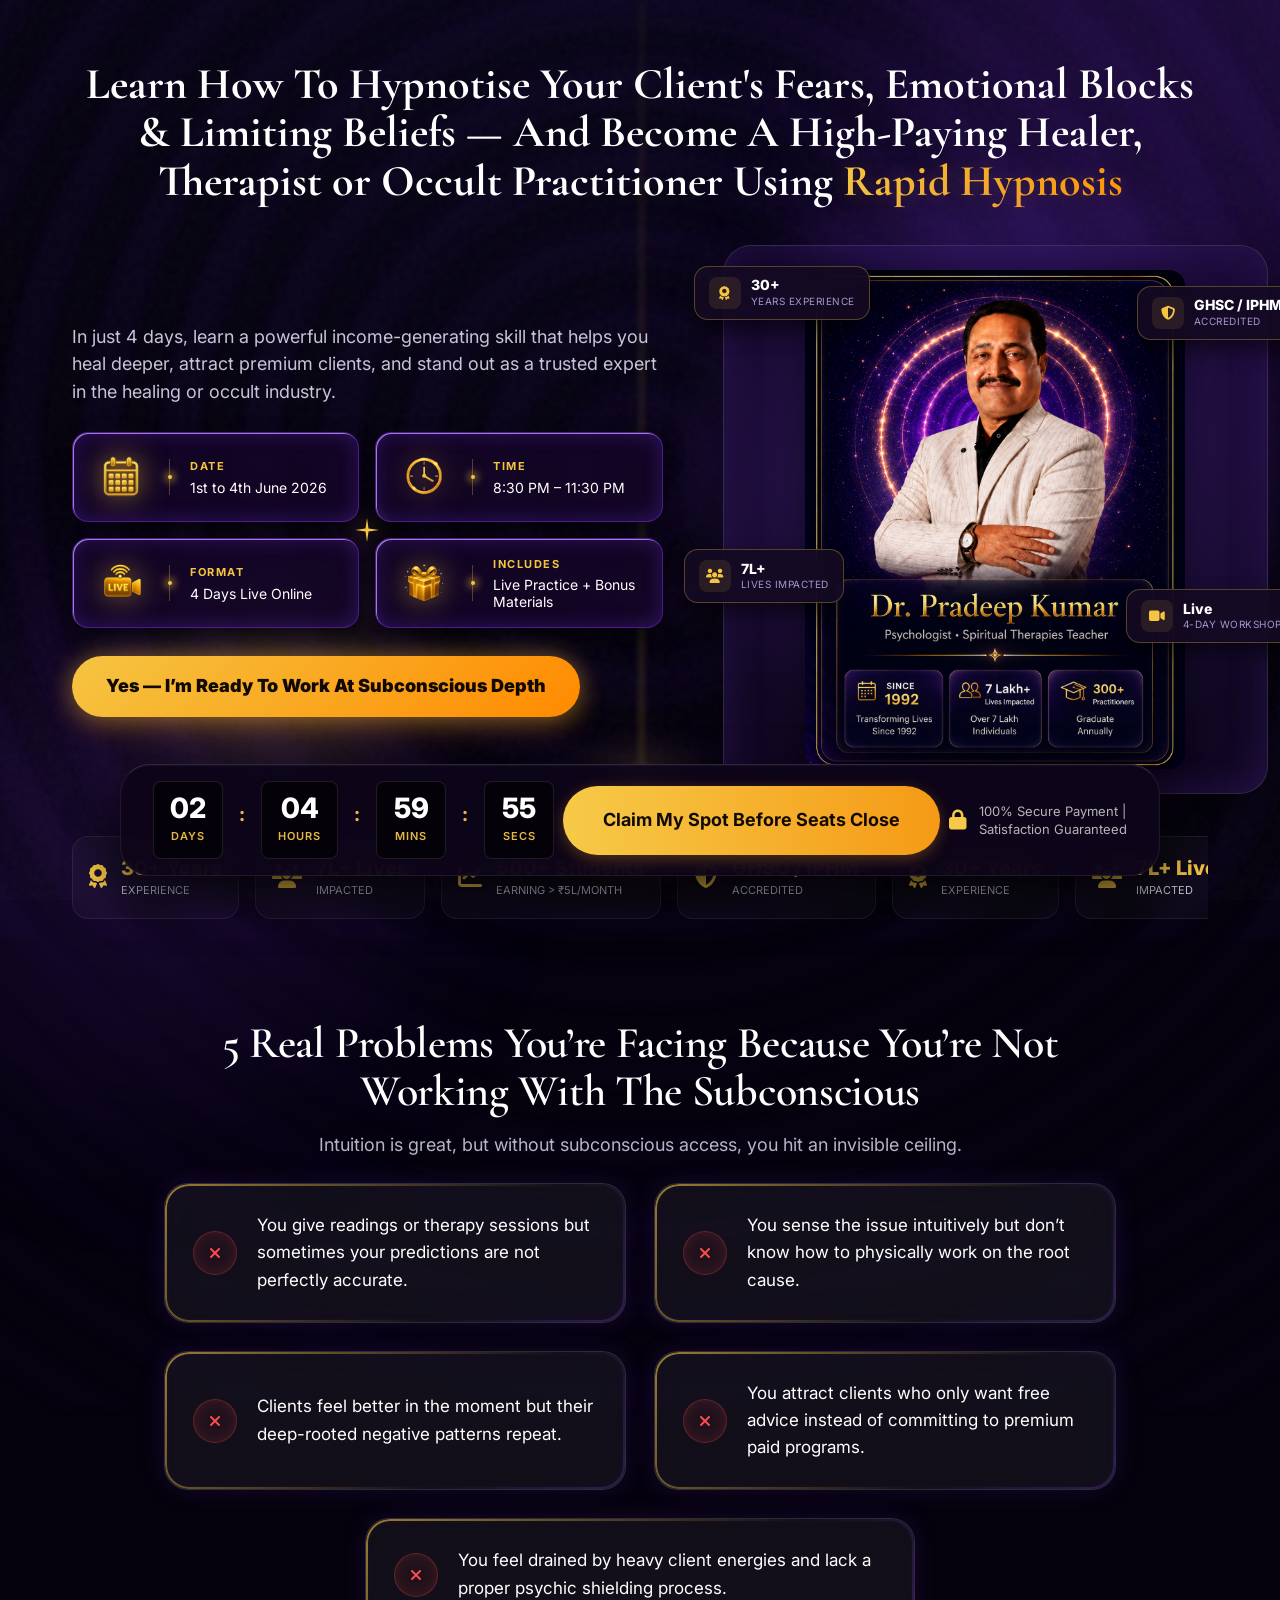
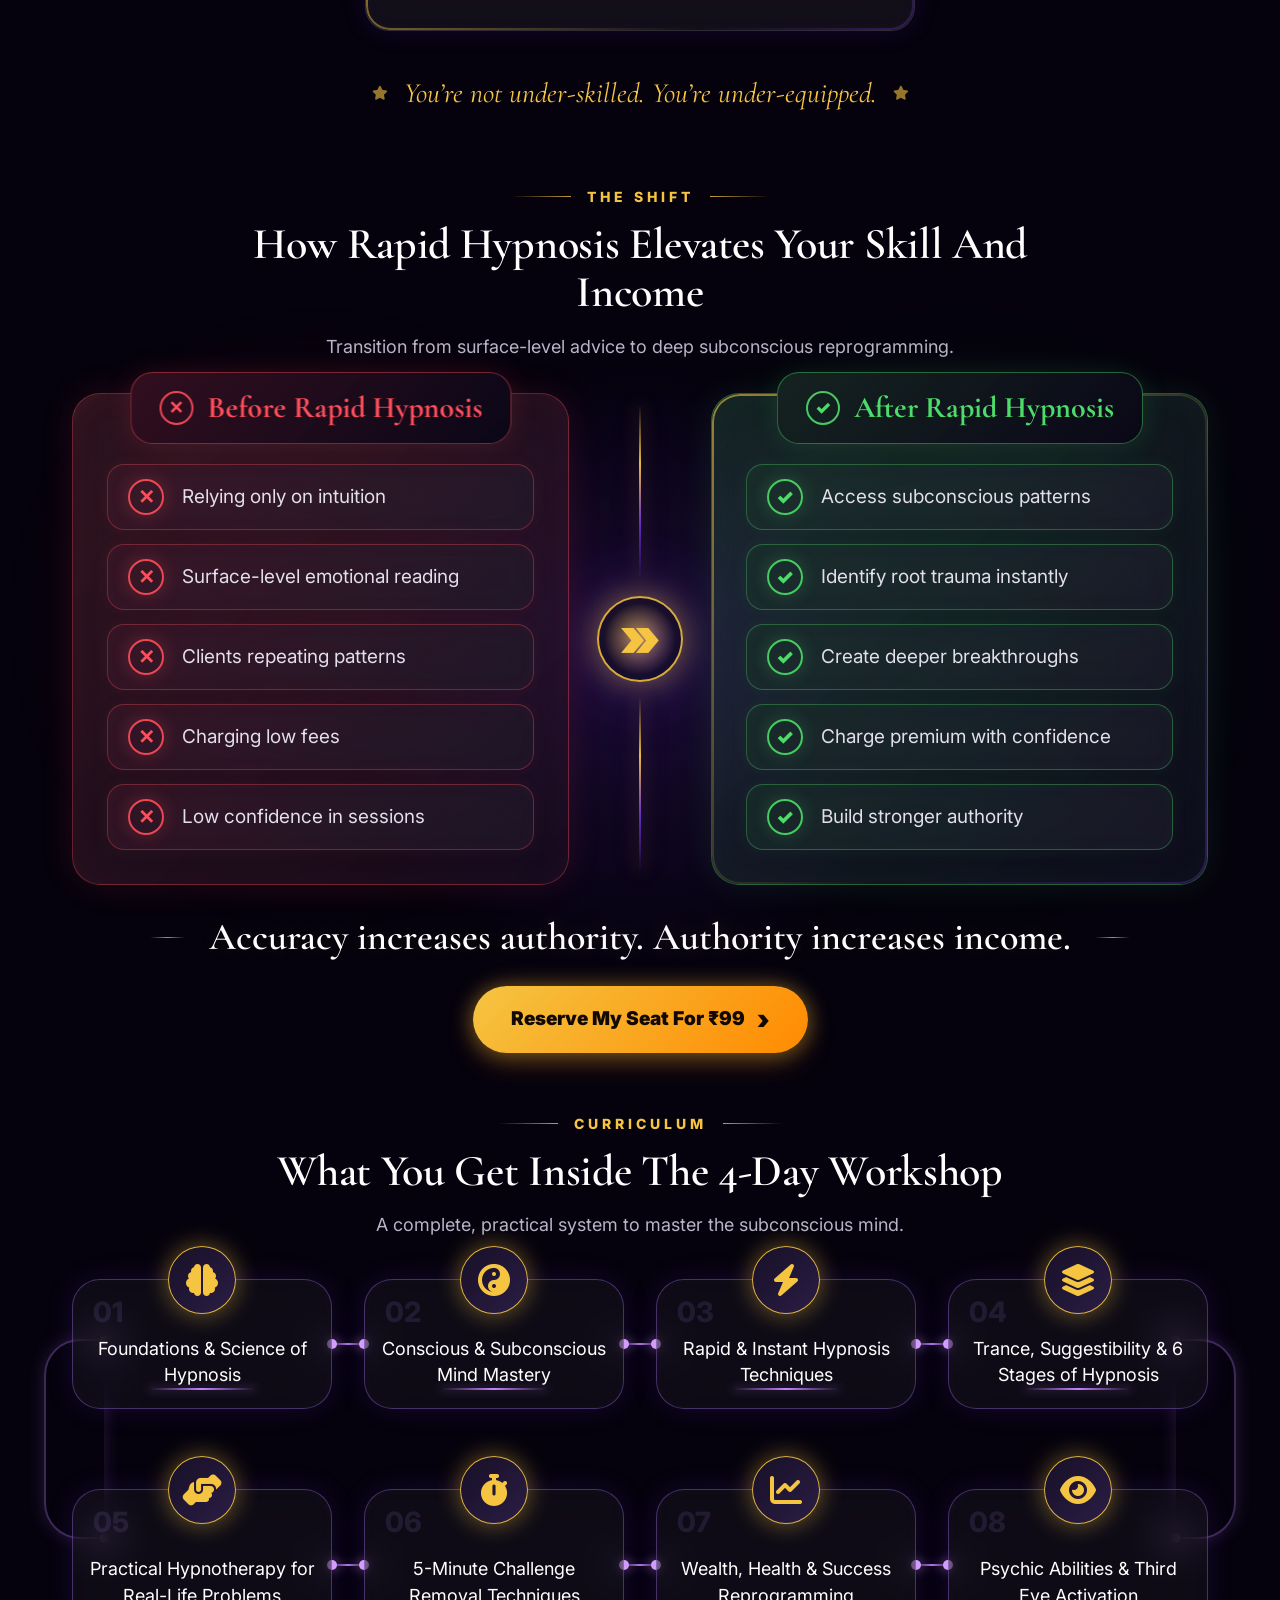
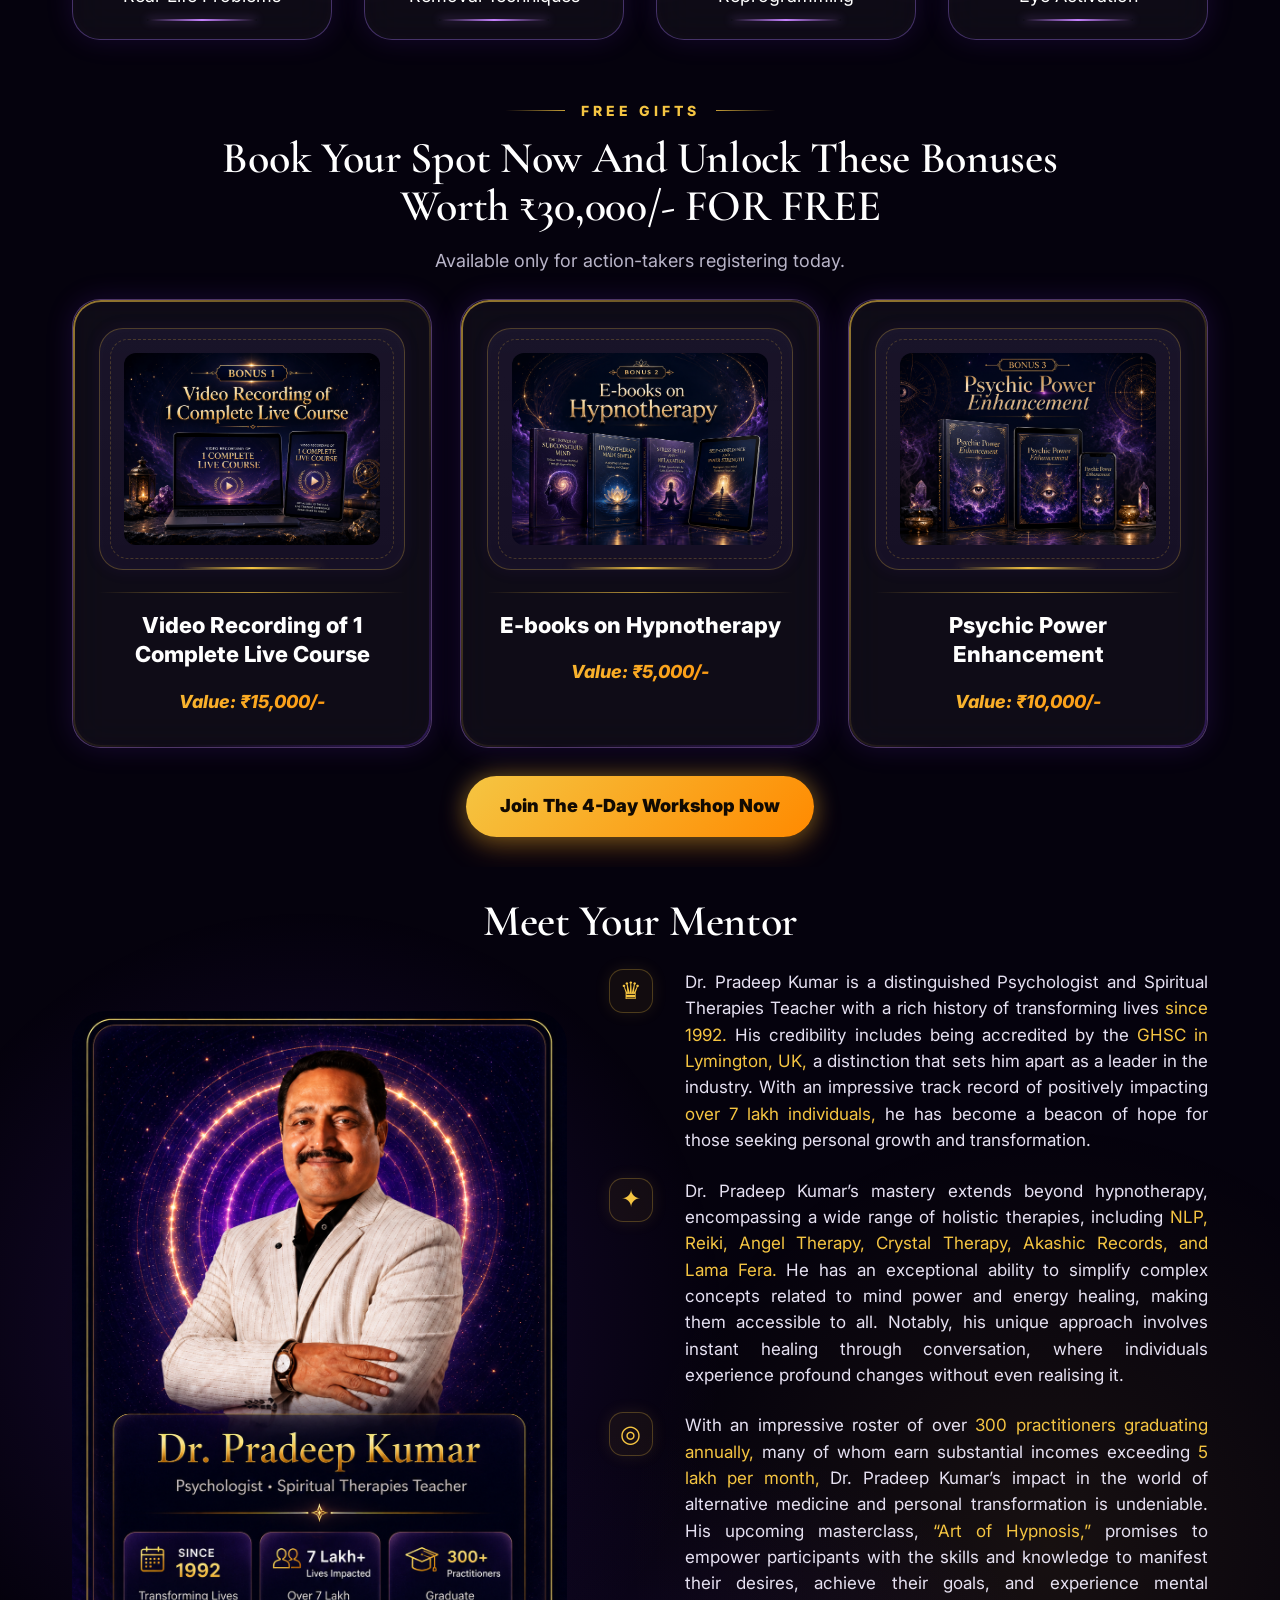
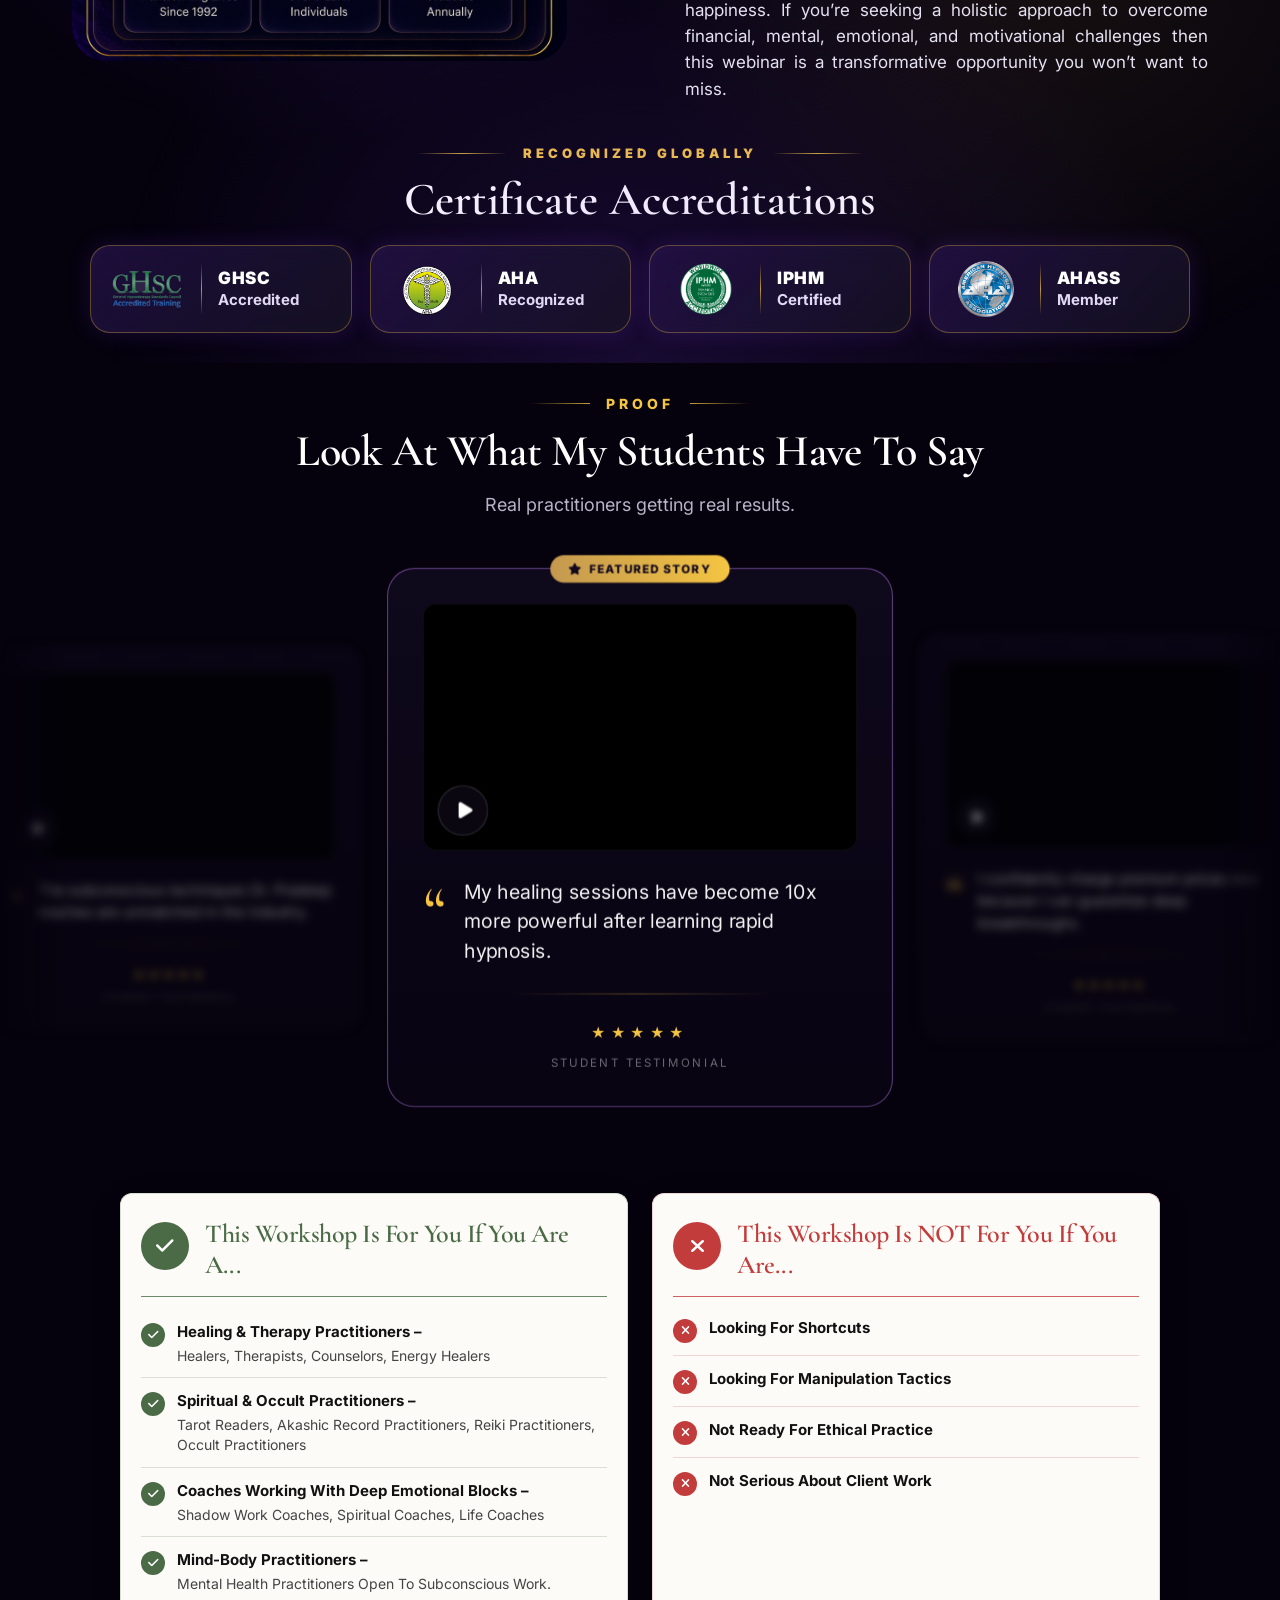
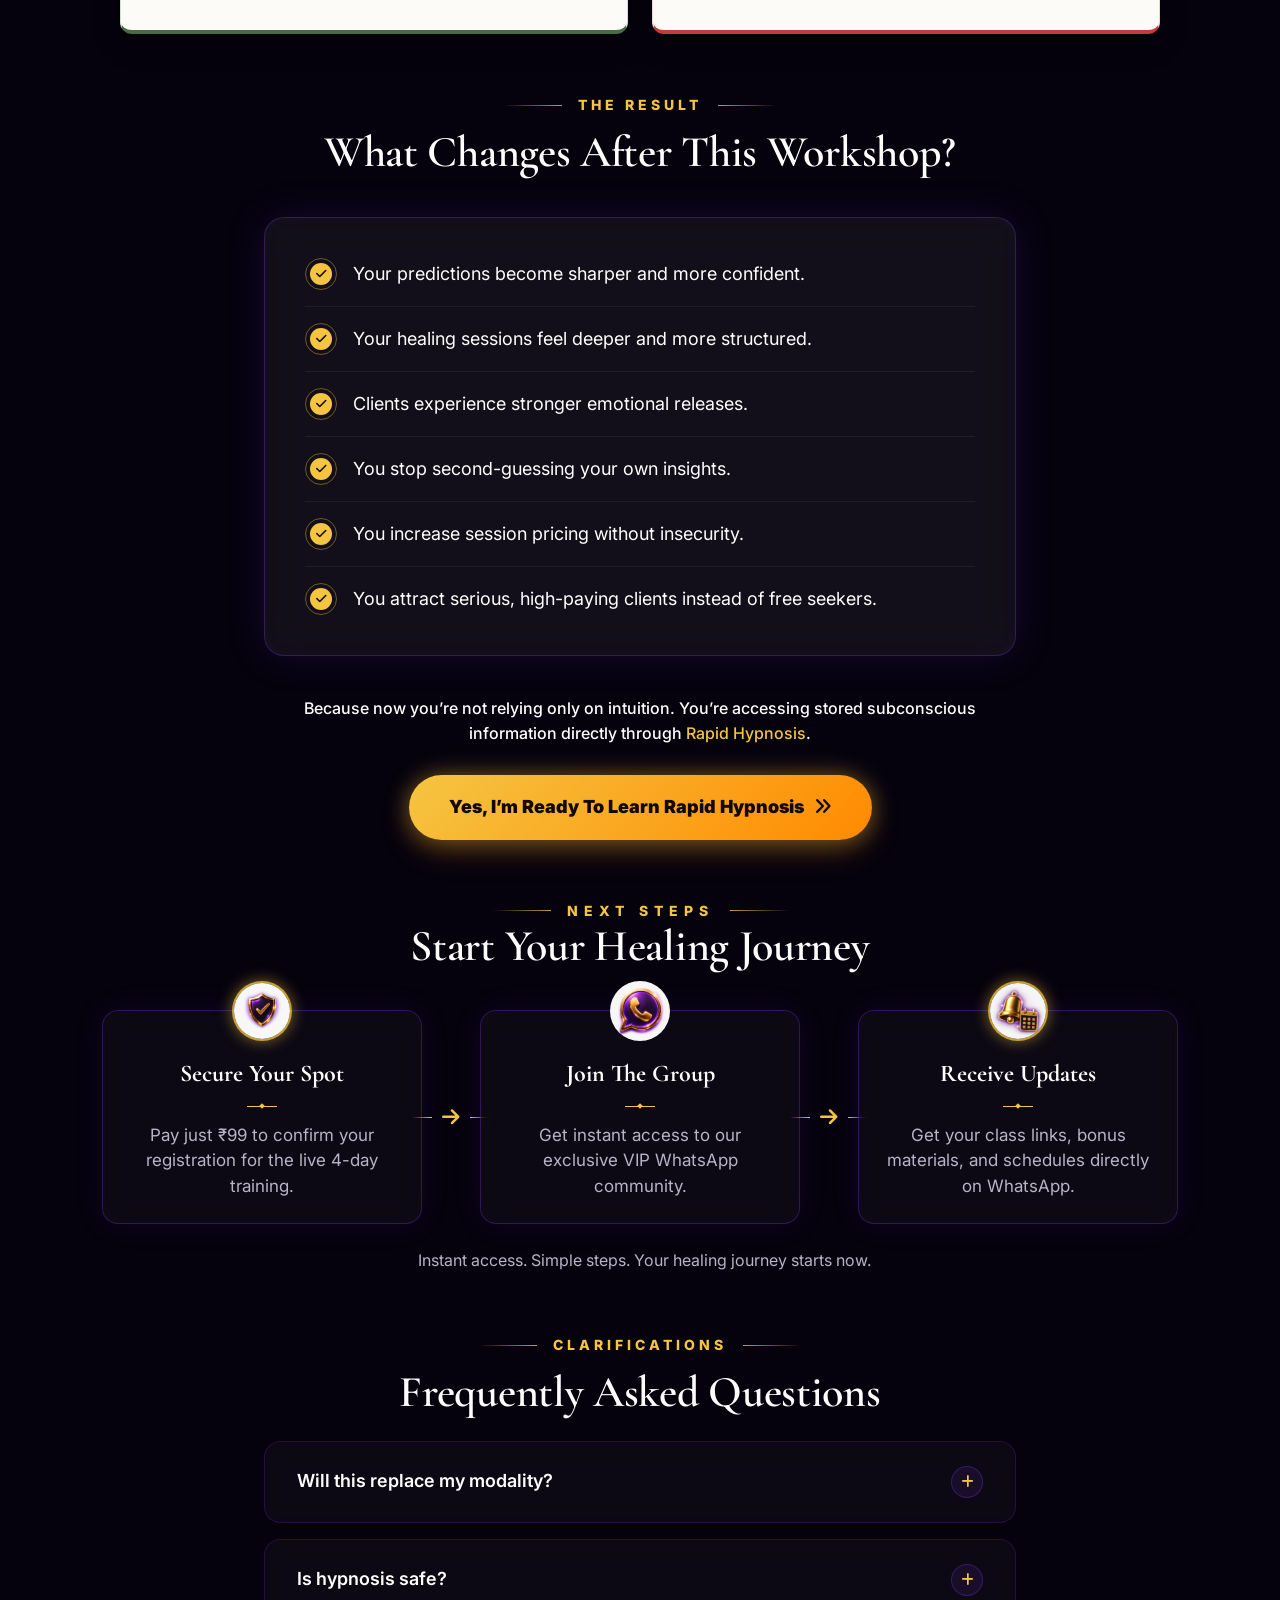
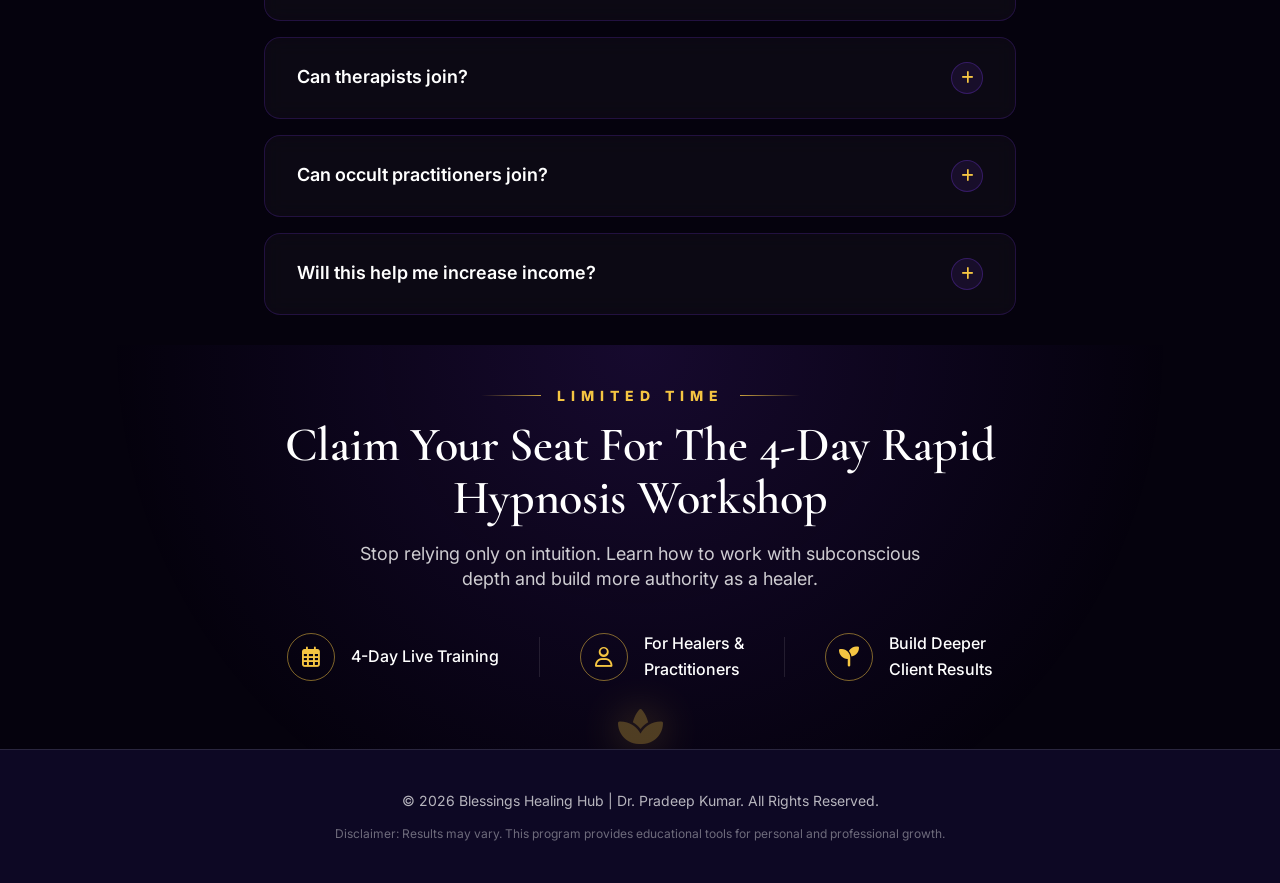
<file: index.html>
<!DOCTYPE html>
<html lang="en">
<head>
    <meta charset="UTF-8">
    <meta name="viewport" content="width=device-width, initial-scale=1.0">
    <title>4-Day Rapid Hypnosis Workshop | Dr. Pradeep Kumar</title>
    
    <!-- Google Fonts -->
    <link rel="preconnect" href="https://fonts.googleapis.com">
    <link rel="preconnect" href="https://fonts.gstatic.com" crossorigin>
    <link href="https://fonts.googleapis.com/css2?family=Cormorant+Garamond:wght@500;600;700&family=Inter:wght@400;500;600;700;800&display=swap" rel="stylesheet">
    
    <!-- Font Awesome for Icons -->
    <link rel="stylesheet" href="https://cdnjs.cloudflare.com/ajax/libs/font-awesome/6.4.0/css/all.min.css">
    
    <style>
        /* ==========================================================================
           DESIGN SYSTEM VARIABLES
           ========================================================================== */
        :root {
          /* Colors */
          --bg-dark-1: #05020D;
          --bg-dark-2: #09051A;
          --bg-dark-3: #0D0824;
          
          --primary-purple: #7C3AED;
          --deep-violet: #4C1D95;
          
          --gold: #F5C542;
          --soft-gold: #FFE08A;
          
          --text-white: #FFFFFF;
          --text-muted: #B8B4C8;
          
          --card-bg: rgba(255, 255, 255, 0.06);
          --card-border: rgba(255, 255, 255, 0.12);
          
          --cta-grad-start: #F5C542;
          --cta-grad-end: #FF8A00;
          --cta-text: #120A02;

          /* 1. CONTENT WIDTH */
          --container: 1180px;
          --container-wide: 1320px;
          --container-narrow: 880px;

          /* 2. SECTION PADDING */
          --section-padding-desktop: 30px 0;
          --section-padding-tablet: 20px 0;
          --section-padding-mobile: 15px 0;

          --compact-padding-desktop: 40px 0;
          --compact-padding-tablet: 30px 0;
          --compact-padding-mobile: 15px 0;

          --final-cta-padding-desktop: 80px 0;
          --final-cta-padding-mobile: 40px 0;

          /* 3. TYPOGRAPHY SYSTEM */
          --hero-heading: clamp(38px, 5vw, 68px);
          /* 4. TYPOGRAPHY SCALING */
          --section-heading: clamp(26px, 3.5vw, 44px);
          --card-heading: clamp(22px, 2.4vw, 30px);
          --subheading: clamp(16px, 1.5vw, 18px);
          --body-text: 17px;
          --mobile-body-text: 16px;

          --lh-heading: 1.1;
          --lh-subheading: 1.55;
          --lh-body: 1.6;

          /* 4. SECTION HEADER SPACING */
          --header-gap: 24px;
          --header-gap-mobile: 20px;
          --cta-gap: 28px;

          /* 5. CARD DESIGN SYSTEM */
          --card-padding: 28px;
          --card-padding-mobile: 20px;
          --card-radius: 24px;
          --card-radius-mobile: 20px;
          --card-gap: 28px;
          --card-gap-mobile: 18px;
        }

        /* ==========================================================================
           RESET & GLOBAL
           ========================================================================== */
        * {
            margin: 0;
            padding: 0;
            box-sizing: border-box;
        }

        body {
            font-family: 'Inter', sans-serif;
            background-color: var(--bg-dark-1);
            color: var(--text-white);
            line-height: 1.6;
            overflow-x: hidden;
            position: relative;
            -webkit-font-smoothing: antialiased;
        }

        /* ==========================================================================
           UTILITIES
           ========================================================================== */
        h1, h2, h3, h4, h5, h6 {
            font-family: 'Cormorant Garamond', serif;
            font-weight: 600;
            color: var(--text-white);
        }

        .eyebrow {
            font-size: 14px;
            text-transform: uppercase;
            letter-spacing: 2px;
            color: var(--gold);
            font-weight: 600;
            margin-bottom: 12px;
            display: block;
        }

        .small-text {
            font-size: 14px;
            color: var(--text-muted);
        }

        .text-center { text-align: center; }
        .text-gold { color: var(--gold); }

        .gradient-highlight {
            background: linear-gradient(120deg, var(--gold), #FFF);
            -webkit-background-clip: text;
            -webkit-text-fill-color: transparent;
            font-weight: 700;
        }

        /* ==========================================================================
           LAYOUT & SPACING
           ========================================================================== */
        /* Container Utilities */
        .container { width: 100%; max-width: 1000px; padding: 0 24px; margin: 0 auto; box-sizing: border-box; }
        .container-wide { width: 100%; max-width: 1200px; padding: 0 32px; margin: 0 auto; box-sizing: border-box; }
        .container-narrow { width: 100%; max-width: 800px; padding: 0 24px; margin: 0 auto; box-sizing: border-box; }

        @media (max-width: 768px) {
          .container, .container-wide, .container-narrow { padding: 0 20px; }
        }

        /* Section Padding Utilities */
        .section { padding: var(--section-padding-desktop); position: relative; z-index: 10; }
        .section-compact { padding: var(--compact-padding-desktop); position: relative; z-index: 10; }
        .final-cta { padding: var(--final-cta-padding-desktop); position: relative; z-index: 10; }

        @media (max-width: 1024px) {
          .section { padding: var(--section-padding-tablet); }
          .section-compact { padding: var(--compact-padding-tablet); }
        }

        @media (max-width: 768px) {
          .section { padding: var(--section-padding-mobile); }
          .section-compact { padding: var(--compact-padding-mobile); }
          .final-cta { padding: var(--final-cta-padding-mobile); }
        }

        /* Typography Utilities */
        .hero-heading {
          font-family: "Playfair Display", "Cormorant Garamond", Georgia, serif;
          font-size: var(--hero-heading);
          line-height: 1.08;
          letter-spacing: -0.5px;
          margin: 0;
        }

        .section-heading {
          font-family: "Playfair Display", "Cormorant Garamond", Georgia, serif;
          font-size: var(--section-heading);
          line-height: var(--lh-heading);
          letter-spacing: -0.3px;
          margin: 0;
        }

        .card-heading {
          font-family: Inter, Manrope, sans-serif;
          font-size: var(--card-heading);
          line-height: 1.25;
          font-weight: 800;
          margin: 0;
        }

        .section-subheading {
          font-family: Inter, Manrope, sans-serif;
          font-size: var(--subheading);
          line-height: var(--lh-subheading);
          margin: 16px auto 0;
          max-width: 760px;
          color: var(--text-muted);
        }

        .body-text {
          font-family: Inter, Manrope, sans-serif;
          font-size: var(--body-text);
          line-height: var(--lh-body);
          font-weight: 400;
        }

        @media (max-width: 768px) {
          .body-text { font-size: var(--mobile-body-text); }
          .hero-heading { line-height: 1.1; }
          .section-heading { line-height: 1.14; }
        }

        /* Section Header */
        .section-header {
          text-align: center;
          max-width: var(--container-narrow);
          margin: 0 auto var(--header-gap);
        }

        .section-eyebrow {
          margin-bottom: 12px;
          font-family: Inter, Manrope, sans-serif;
          font-size: 14px;
          letter-spacing: 4px;
          font-weight: 800;
          text-transform: uppercase;
          color: #F5C542;
          display: flex;
          align-items: center;
          justify-content: center;
          gap: 16px;
        }

        .section-eyebrow::before,
        .section-eyebrow::after {
          content: "";
          height: 1px;
          width: 60px;
        }
        .section-eyebrow::before { background: linear-gradient(to right, transparent, rgba(245, 197, 66, 0.8)); }
        .section-eyebrow::after { background: linear-gradient(to left, transparent, rgba(245, 197, 66, 0.8)); }

        @media (max-width: 768px) {
          .section-header { margin-bottom: var(--header-gap-mobile); }
          .section-eyebrow { font-size: 12px; letter-spacing: 3px; margin-bottom: 10px; gap: 10px; }
          .section-eyebrow::before, .section-eyebrow::after { width: 40px; }
        }

        /* Cards */
        .card {
          padding: var(--card-padding);
          border-radius: var(--card-radius);
          background: rgba(255,255,255,0.055);
          border: 1px solid rgba(255,255,255,0.12);
          backdrop-filter: blur(18px);
          -webkit-backdrop-filter: blur(18px);
          box-shadow: 0 0 26px rgba(124,58,237,0.14), inset 0 0 18px rgba(255,255,255,0.025);
        }

        .card-glow {
          position: relative;
        }
        .card-glow::before {
          content: '';
          position: absolute;
          inset: 0;
          border-radius: inherit;
          padding: 2px;
          background: linear-gradient(135deg, rgba(245, 197, 66, 0.6), rgba(20, 10, 40, 0), rgba(124, 58, 237, 0.6), rgba(245, 197, 66, 0.6));
          background-size: 200% 200%;
          animation: shim 3s linear infinite;
          -webkit-mask: linear-gradient(#fff 0 0) content-box, linear-gradient(#fff 0 0);
          mask: linear-gradient(#fff 0 0) content-box, linear-gradient(#fff 0 0);
          -webkit-mask-composite: xor;
          mask-composite: exclude;
          pointer-events: none;
        }
        @keyframes shim {
          0% { background-position: 0 50%; }
          50% { background-position: 100% 50%; }
          100% { background-position: 0 50%; }
        }

        .card-grid {
          display: grid;
          gap: var(--card-gap);
        }

        @media (max-width: 768px) {
          .card { padding: var(--card-padding-mobile); border-radius: var(--card-radius-mobile); }
          .card-grid { gap: var(--card-gap-mobile); }
        }

        /* Grid System */
        .grid-2 { display: grid; grid-template-columns: repeat(2, 1fr); gap: var(--card-gap); }
        .grid-3 { display: grid; grid-template-columns: repeat(3, 1fr); gap: var(--card-gap); }
        .grid-4 { display: grid; grid-template-columns: repeat(4, 1fr); gap: var(--card-gap); }
        .two-column { display: grid; grid-template-columns: 1fr 1fr; gap: 42px; align-items: center; }

        @media (max-width: 1024px) {
          .two-column { grid-template-columns: 1fr; }
          .grid-4 { grid-template-columns: repeat(2, 1fr); }
          .grid-3 { grid-template-columns: repeat(2, 1fr); }
        }

        @media (max-width: 768px) {
          .grid-2, .grid-3, .grid-4 { grid-template-columns: 1fr; gap: var(--card-gap-mobile); }
          .two-column { gap: 28px; }
        }

        /* CTA */
        .cta {
          display: inline-flex;
          align-items: center;
          justify-content: center;
          text-align: center;
          min-height: 58px;
          padding: 16px 34px;
          border-radius: 999px;
          background: linear-gradient(135deg, #F5C542, #FF8A00);
          color: #120A02;
          font-family: Inter, Manrope, sans-serif;
          font-size: 18px;
          font-weight: 900;
          text-decoration: none;
          box-shadow: 0 0 24px rgba(245,197,66,0.40), 0 12px 30px rgba(255,138,0,0.22);
          transition: box-shadow 0.3s ease, filter 0.3s ease;
          position: relative;
          overflow: hidden;
          border: none;
          cursor: pointer;
          animation: float-pulse 2s ease-in-out infinite;
        }

        .cta-wrap {
          margin-top: var(--cta-gap);
          display: flex;
          justify-content: center;
        }

        @media (max-width: 768px) {
          .cta { width: 100%; min-height: 54px; padding: 15px 22px; font-size: 16px; }
        }

        /* Images */
        img { max-width: 100%; height: auto; display: block; }
        .image-contain { width: 100%; height: auto; object-fit: contain; }
        .image-cover { width: 100%; height: 100%; object-fit: cover; }

        .mt-40 { margin-top: 40px; }
        .mb-20 { margin-bottom: 20px; }

        /* ==========================================================================
           BUTTONS & CTA
           ========================================================================== */
        .cta-btn {
            display: inline-flex;
            align-items: center;
            justify-content: center;
            background: linear-gradient(135deg, var(--cta-grad-start), var(--cta-grad-end));
            color: var(--cta-text);
            font-family: 'Inter', sans-serif;
            font-weight: 700;
            font-size: 18px;
            padding: 18px 34px;
            border-radius: 999px;
            text-decoration: none;
            box-shadow: 0 10px 30px rgba(245, 197, 66, 0.25);
            transition: box-shadow 0.3s ease, filter 0.3s ease;
            position: relative;
            overflow: hidden;
            border: none;
            cursor: pointer;
            text-align: center;
            animation: float-pulse 2s ease-in-out infinite;
        }

        .cta-btn::after, .hero-cta-btn-v2::after, .sticky-footer-cta::after, .cta::after, .shift-cta::after {
            content: "";
            position: absolute;
            top: 0;
            left: -150%;
            width: 50%;
            height: 100%;
            background: linear-gradient(to right, rgba(255,255,255,0) 0%, rgba(255,255,255,0.2) 50%, rgba(255,255,255,0) 100%);
            transform: skewX(-25deg);
            animation: shine-sweep 3s infinite;
            pointer-events: none;
        }

        .cta-btn:hover, .hero-cta-btn-v2:hover, .sticky-footer-cta:hover, .cta:hover, .shift-cta:hover {
            filter: brightness(1.1);
            transform: scale(1.03);
            box-shadow: 0 15px 40px rgba(245, 197, 66, 0.5);
            animation-play-state: paused;
        }

        .cta-btn:active, .hero-cta-btn-v2:active, .sticky-footer-cta:active, .cta:active, .shift-cta:active {
            transform: scale(0.98);
            box-shadow: 0 5px 15px rgba(245, 197, 66, 0.2);
        }

        @keyframes float-pulse {
            0% {
                transform: translateY(0) scale(1);
                box-shadow: 0 5px 15px rgba(245, 197, 66, 0.2), 0 0 0 0 rgba(245, 197, 66, 0.2);
            }
            50% {
                transform: translateY(-2px) scale(1.01);
                box-shadow: 0 10px 20px rgba(245, 197, 66, 0.3), 0 0 0 8px rgba(245, 197, 66, 0);
            }
            100% {
                transform: translateY(0) scale(1);
                box-shadow: 0 5px 15px rgba(245, 197, 66, 0.2), 0 0 0 0 rgba(245, 197, 66, 0);
            }
        }

        @keyframes shine-sweep {
            0% { left: -150%; }
            20% { left: 150%; }
            100% { left: 150%; }
        }



        .cta-trust-badge {
            display: flex;
            align-items: center;
            justify-content: center;
            gap: 8px;
            font-size: 14px;
            color: var(--text-muted);
            margin-top: 16px;
        }

        .cta-trust-badge i {
            color: var(--gold);
        }

        /* ==========================================================================
           CARDS (GLASSMORPHISM)
           ========================================================================== */
        .glass-card {
            background: var(--card-bg);
            border: 1px solid var(--card-border);
            border-radius: 24px;
            padding: 32px;
            backdrop-filter: blur(16px);
            -webkit-backdrop-filter: blur(16px);
            transition: all 0.4s ease;
            position: relative;
            overflow: hidden;
        }

        .glass-card:hover {
            transform: translateY(-4px);
            border-color: rgba(245, 197, 66, 0.3); /* Soft border glow */
            box-shadow: 0 20px 40px rgba(0,0,0,0.4), inset 0 0 20px rgba(255,255,255,0.02);
        }

        .icon-wrapper {
            width: 56px;
            height: 56px;
            border-radius: 50%;
            background: radial-gradient(circle at top left, rgba(124, 58, 237, 0.2), rgba(124, 58, 237, 0));
            border: 1px solid rgba(124, 58, 237, 0.3);
            display: flex;
            align-items: center;
            justify-content: center;
            font-size: 24px;
            color: var(--gold);
            margin-bottom: 20px;
        }

        /* ==========================================================================
           BACKGROUND & ANIMATIONS
           ========================================================================== */
        .bg-gradient-system {
            position: fixed;
            top: 0; left: 0; width: 100vw; height: 100vh;
            background: radial-gradient(circle at 50% -20%, var(--bg-dark-2), var(--bg-dark-1) 70%);
            z-index: 0;
            pointer-events: none;
        }

        .bg-noise {
            position: fixed;
            top: 0; left: 0; width: 100vw; height: 100vh;
            background-image: url('data:image/svg+xml,%3Csvg viewBox="0 0 200 200" xmlns="http://www.w3.org/2000/svg"%3E%3Cfilter id="noiseFilter"%3E%3CfeTurbulence type="fractalNoise" baseFrequency="0.65" numOctaves="3" stitchTiles="stitch"/%3E%3C/filter%3E%3Crect width="100%25" height="100%25" filter="url(%23noiseFilter)" opacity="0.03"/%3E%3C/svg%3E');
            z-index: 1;
            pointer-events: none;
        }

        .spiral-overlay {
            position: fixed;
            top: 50%;
            left: 50%;
            width: 150vw;
            height: 150vw;
            transform: translate(-50%, -50%);
            background: repeating-radial-gradient(
                circle at center,
                transparent 0,
                transparent 40px,
                rgba(124, 58, 237, 0.03) 40px,
                rgba(124, 58, 237, 0.03) 80px
            );
            animation: spin 120s linear infinite;
            z-index: 0;
            pointer-events: none;
            opacity: 0.7;
            filter: blur(8px);
        }

        @keyframes spin {
            0% { transform: translate(-50%, -50%) rotate(0deg); }
            100% { transform: translate(-50%, -50%) rotate(360deg); }
        }

        .blob-1, .blob-2 {
            position: fixed;
            border-radius: 50%;
            filter: blur(100px);
            z-index: 0;
            opacity: 0.3;
            animation: float-blob 20s ease-in-out infinite alternate;
        }

        .blob-1 {
            width: 600px; height: 600px;
            background: var(--deep-violet);
            top: -200px; right: -200px;
        }

        .blob-2 {
            width: 500px; height: 500px;
            background: rgba(124, 58, 237, 0.4);
            bottom: -200px; left: -100px;
            animation-delay: -10s;
        }

        @keyframes float-blob {
            0% { transform: translate(0, 0) scale(1); }
            100% { transform: translate(-50px, 50px) scale(1.1); }
        }

        /* Oscillating Pendulum for Hero */
        .pendulum-wrapper {
            position: absolute;
            top: 0;
            left: 50%;
            height: 100%;
            z-index: 0;
            pointer-events: none;
            opacity: 0.5;
        }

        .pendulum-line {
            position: absolute;
            top: -50px;
            left: 50%;
            width: 2px;
            height: 65vh;
            background: linear-gradient(to bottom, rgba(245, 197, 66, 0.05), rgba(245, 197, 66, 0.6));
            transform-origin: top center;
            animation: slow-swing 8s ease-in-out infinite;
        }

        .pendulum-line::after {
            content: '';
            position: absolute;
            bottom: -20px;
            left: 50%;
            transform: translateX(-50%);
            width: 40px;
            height: 40px;
            border-radius: 50%;
            background: radial-gradient(circle at 30% 30%, #fff, var(--gold));
            box-shadow: 0 0 40px 10px rgba(245, 197, 66, 0.3), 0 0 10px rgba(255,255,255,0.4);
        }

        @keyframes slow-swing {
            0% { transform: rotate(12deg); }
            50% { transform: rotate(-12deg); }
            100% { transform: rotate(12deg); }
        }

        /* ==========================================================================
           SPECIFIC SECTIONS
           ========================================================================== */
        
        /* Premium Hero Layout */
        .hero-layout {
            display: grid;
            grid-template-columns: 52% 48%;
            gap: 56px;
            align-items: center;
            position: relative;
            z-index: 2;
            max-width: var(--w-hero);
            width: 100%;
        }

        .hero-badges {
            display: flex;
            gap: 12px;
            margin-bottom: 28px;
            flex-wrap: wrap;
        }

        .hero-badge {
            background: rgba(255, 255, 255, 0.05);
            border: 1px solid rgba(255, 255, 255, 0.1);
            padding: 6px 14px;
            border-radius: 100px;
            font-size: 14px;
            font-weight: 500;
            color: var(--soft-gold);
            display: flex;
            align-items: center;
            gap: 8px;
        }

        .hero-cta-wrap {
            margin-bottom: 14px;
        }

        .cta-proof-badges {
            display: flex;
            gap: 16px;
            margin-top: 24px;
            flex-wrap: wrap;
        }

        .cta-proof-badge {
            font-size: 13px;
            color: var(--text-muted);
            display: flex;
            align-items: center;
            gap: 6px;
        }
        .cta-proof-badge i { color: var(--gold); }

        /* Workshop Info Strip */
        .workshop-info-strip {
            display: grid;
            grid-template-columns: repeat(4, 1fr);
            gap: 12px;
            margin-bottom: 28px;
            background: rgba(255,255,255,0.02);
            border: 1px solid rgba(124, 58, 237, 0.2);
            border-radius: 16px;
            padding: 16px;
            backdrop-filter: blur(10px);
        }

        .workshop-info-card {
            display: flex;
            align-items: center;
            gap: 12px;
            border-right: 1px solid rgba(255,255,255,0.08);
            padding-right: 12px;
        }
        
        .workshop-info-card:last-child {
            border-right: none;
            padding-right: 0;
        }

        .workshop-info-icon {
            color: var(--gold);
            font-size: 18px;
        }

        .workshop-info-text {
            display: flex;
            flex-direction: column;
        }

        .workshop-info-label {
            font-size: 10px;
            text-transform: uppercase;
            letter-spacing: 1px;
            color: #A78BFA;
            font-weight: 700;
        }

        .workshop-info-val {
            font-size: 12px;
            color: var(--text-white);
            font-weight: 500;
            line-height: 1.3;
        }

        /* Mentor Card Premium */
        .mentor-card-wrapper {
            position: relative;
            width: 100%;
            display: flex;
            align-items: center;
            justify-content: center;
        }

        .mentor-card {
            background: rgba(255,255,255,0.04);
            border: 1px solid rgba(255,255,255,0.14);
            border-radius: 28px;
            padding: 24px;
            position: relative;
            backdrop-filter: blur(20px);
            -webkit-backdrop-filter: blur(20px);
            box-shadow: inset 0 0 40px rgba(124, 58, 237, 0.15), 0 20px 50px rgba(0,0,0,0.5);
            width: 100%;
            max-width: 480px;
            overflow: visible;
        }

        .mentor-card-glow {
            position: absolute;
            top: 50%; left: 50%;
            transform: translate(-50%, -50%);
            width: 120%; height: 120%;
            background: radial-gradient(circle, rgba(124, 58, 237, 0.25) 0%, transparent 65%);
            z-index: -2;
            pointer-events: none;
            border-radius: 50%;
        }

        .mentor-card-spiral {
            position: absolute;
            top: 50%; left: 50%;
            transform: translate(-50%, -50%);
            width: 150%; height: 150%;
            background: repeating-radial-gradient(circle at center, transparent 0, transparent 20px, rgba(245, 197, 66, 0.03) 20px, rgba(245, 197, 66, 0.03) 40px);
            z-index: -1;
            pointer-events: none;
            border-radius: 50%;
            animation: slow-spin 60s linear infinite;
        }

        .mentor-img-placeholder {
            width: 100%;
            aspect-ratio: 4/5;
            background: rgba(0,0,0,0.4);
            border-radius: 20px;
            border: 1px solid rgba(255,255,255,0.08);
            display: flex;
            align-items: center;
            justify-content: center;
            color: var(--text-muted);
            font-size: 14px;
            position: relative;
            overflow: hidden;
        }

        /* Floating Badges */
        .floating-badge {
            position: absolute;
            background: rgba(20, 10, 35, 0.8);
            border: 1px solid rgba(245, 197, 66, 0.3);
            backdrop-filter: blur(12px);
            padding: 10px 16px;
            border-radius: 12px;
            display: flex;
            align-items: center;
            gap: 10px;
            box-shadow: 0 10px 20px rgba(0,0,0,0.5);
            z-index: 10;
            animation: float 6s ease-in-out infinite;
        }

        .fb-top-left { top: 30px; left: 16px; animation-delay: 0s; }
        .fb-top-right { top: 60px; right: 16px; animation-delay: 1s; }
        .fb-bottom-left { bottom: 120px; left: -10px; animation-delay: 2s; }
        .fb-bottom-right { bottom: 100px; right: 10px; animation-delay: 3s; }

        .mentor-top-pill {
            position: absolute;
            top: -16px;
            right: 40px;
            background: rgba(30, 10, 50, 0.95);
            border: 1px solid rgba(124, 58, 237, 0.5);
            border-radius: 100px;
            padding: 6px 16px;
            color: var(--text-white);
            font-size: 10px;
            font-weight: 700;
            letter-spacing: 1px;
            text-transform: uppercase;
            display: flex;
            align-items: center;
            gap: 8px;
            box-shadow: 0 4px 15px rgba(124, 58, 237, 0.3);
            z-index: 15;
            backdrop-filter: blur(8px);
        }
        .mentor-top-pill i {
            color: var(--text-white);
            font-size: 10px;
        }

        .fb-icon {
            color: var(--gold);
            font-size: 18px;
        }
        .fb-text {
            display: flex;
            flex-direction: column;
            line-height: 1.2;
        }
        .fb-title { font-weight: 700; color: var(--text-white); font-size: 15px; }
        .fb-sub { font-size: 11px; color: var(--text-muted); text-transform: uppercase; letter-spacing: 0.5px; }

        @keyframes float {
            0% { transform: translateY(0px); }
            50% { transform: translateY(-10px); }
            100% { transform: translateY(0px); }
        }

        /* Stats Strip */
        .hero-stats-strip {
            margin-top: 42px;
            background: rgba(255,255,255,0.03);
            border-top: 1px solid rgba(255,255,255,0.08);
            border-bottom: 1px solid rgba(255,255,255,0.08);
            padding: 24px 0;
            position: relative;
            z-index: 2;
            backdrop-filter: blur(10px);
            width: 100%;
            overflow: hidden;
        }

        .stats-track {
            display: flex;
            width: max-content;
            animation: scroll-stats 30s linear infinite;
        }

        .hero-stats-strip:hover .stats-track {
            animation-play-state: paused;
        }

        @keyframes scroll-stats {
            0% { transform: translateX(0); }
            100% { transform: translateX(-50%); }
        }

        .stat-card {
            display: flex;
            align-items: center;
            gap: 16px;
            border-right: 1px solid rgba(255,255,255,0.08);
            padding-right: 32px;
            margin-left: 32px;
            transition: all 0.3s ease;
            flex: 0 0 auto;
        }
        .stat-card:hover { transform: translateY(-2px); }
        .stat-card:hover .stat-icon { background: rgba(245, 197, 66, 0.2); }

        .stat-icon {
            width: 48px; height: 48px;
            border-radius: 50%;
            background: rgba(245, 197, 66, 0.1);
            color: var(--gold);
            display: flex; align-items: center; justify-content: center;
            font-size: 20px;
            transition: all 0.3s ease;
        }

        .stat-info { display: flex; flex-direction: column; }
        .stat-info-num { font-size: 28px; font-family: 'Inter', sans-serif; font-weight: 700; color: var(--text-white); line-height: 1.1; }
        .stat-info-label { font-size: 11px; text-transform: uppercase; letter-spacing: 1px; color: var(--text-muted); margin-top: 4px; }


        /* Grid Layouts */
        .grid-2 { display: grid; grid-template-columns: repeat(2, 1fr); gap: 28px; }
        .grid-3 { display: grid; grid-template-columns: repeat(3, 1fr); gap: 28px; }
        .grid-4 { display: grid; grid-template-columns: repeat(4, 1fr); gap: 28px; }

        /* Problem Section Redesign */
        .problems-grid {
            display: grid;
            grid-template-columns: 1fr 1fr;
            gap: 24px;
            margin-bottom: 24px;
        }

        .problem-card-center {
            grid-column: 1 / -1;
            max-width: 550px;
            margin: 0 auto;
        }

        .problem-card-sci-fi {
            position: relative;
            background: rgba(20, 5, 30, 0.4);
            border: 1px solid rgba(124, 58, 237, 0.2);
            clip-path: polygon(
                12px 0, calc(100% - 12px) 0, 100% 12px, 100% calc(100% - 12px), calc(100% - 12px) 100%, 12px 100%, 0 calc(100% - 12px), 0 12px
            );
            padding: 24px 32px;
            display: flex;
            align-items: center;
            gap: 20px;
            min-height: 110px;
            backdrop-filter: blur(8px);
            transition: all 0.3s ease;
        }
        .problem-card-sci-fi:hover { background: rgba(30, 10, 45, 0.6); }

        @keyframes scan-right {
            0% { left: 0%; transform: translateX(-100%); }
            100% { left: 100%; transform: translateX(0%); }
        }
        @keyframes scan-left {
            0% { left: 100%; transform: translateX(0%); }
            100% { left: 0%; transform: translateX(-100%); }
        }

        .problem-card-glow-top, .problem-card-glow-bottom {
            position: absolute;
            width: 35%;
            height: 2px;
            background: #A78BFA;
            box-shadow: 0 0 15px 3px rgba(167, 139, 250, 0.6);
            z-index: 1;
            opacity: 0.4;
        }
        .problem-card-glow-top { top: 0; animation: scan-right 30s ease-in-out infinite alternate; }
        .problem-card-glow-bottom { bottom: 0; animation: scan-left 30s ease-in-out infinite alternate; }

        .problem-icon-circle {
            width: 44px;
            height: 44px;
            min-width: 44px;
            border-radius: 50%;
            border: 1px solid rgba(255, 77, 77, 0.3);
            display: flex;
            align-items: center;
            justify-content: center;
            background: rgba(255, 77, 77, 0.05);
            box-shadow: inset 0 0 15px rgba(255, 77, 77, 0.15);
        }
        .problem-icon-circle i {
            color: #FF4D4D;
            font-size: 16px;
        }

        .problem-text {
            color: #FFFFFF;
            font-size: 16px;
            font-weight: 500;
            line-height: 1.6;
            font-family: 'Inter', sans-serif;
            margin: 0;
            letter-spacing: 0.2px;
            text-shadow: 0 1px 3px rgba(0,0,0,0.8);
        }

        .title-divider {
            display: flex;
            align-items: center;
            justify-content: center;
            gap: 12px;
            margin: -5px 0 25px 0;
        }
        .title-divider::before, .title-divider::after {
            content: '';
            width: 60px;
            height: 1px;
            background: linear-gradient(90deg, transparent, var(--gold));
        }
        .title-divider::after {
            background: linear-gradient(270deg, transparent, var(--gold));
        }
        .title-divider i { color: var(--gold); font-size: 12px; }

        .problem-footer-text {
            text-align: center;
            font-family: 'Cormorant Garamond', serif;
            font-size: 28px;
            color: var(--gold);
            font-style: italic;
            margin-top: 40px;
            display: flex;
            align-items: center;
            justify-content: center;
            gap: 16px;
        }
        .problem-footer-text .star { font-size: 14px; opacity: 0.6; }

        @media (max-width: 768px) {
            .problems-grid { grid-template-columns: 1fr; }
            .problem-card-center { max-width: 100%; }
            .problem-footer-text { font-size: clamp(12px, 4vw, 20px); margin-top: 16px; white-space: nowrap; }
            .problem-footer-text .star { display: none; }
            .problem-card-sci-fi { padding: 20px; }
        }

        /* ================================
THE SHIFT SECTION CSS
================================ */

.shift-section {
  position: relative;
  width: 100%;
  overflow: hidden;
  color: #ffffff;
}

/* Keep background same as parent page */
.shift-section::before {
  content: "";
  position: absolute;
  inset: 0;
  background:
    radial-gradient(circle at 50% 55%, rgba(124, 58, 237, 0.18), transparent 38%),
    radial-gradient(circle at 25% 50%, rgba(255, 75, 90, 0.08), transparent 30%),
    radial-gradient(circle at 75% 50%, rgba(55, 220, 115, 0.08), transparent 30%);
  pointer-events: none;
  z-index: 0;
}

.shift-container {
  position: relative;
  z-index: 1;
  max-width: 1320px;
  margin: 0 auto;
}

/* Header */
.shift-header {
  text-align: center;
  max-width: 980px;
  margin: 0 auto 38px;
}

.shift-eyebrow {
  display: inline-flex;
  align-items: center;
  gap: 14px;
  margin-bottom: 14px;
  color: #F5C542;
  font-family: Inter, Manrope, sans-serif;
  font-size: 14px;
  font-weight: 800;
  letter-spacing: 5px;
  text-transform: uppercase;
}

.shift-eyebrow span {
  display: block;
  width: 110px;
  height: 1px;
  background: linear-gradient(90deg, transparent, #F5C542, transparent);
}

.shift-header h2 {
  margin: 0 0 20px 0;
  font-family: 'Cormorant Garamond', serif;
  font-size: 48px;
  line-height: 1.15;
  font-weight: 600;
  color: #ffffff;
}

.shift-header p {
  margin: 0 auto 48px;
  max-width: 760px;
  font-family: 'Inter', sans-serif;
  font-size: 22px;
  font-weight: 400;
  line-height: 1.5;
  color: #B8B4C8;
}

/* Comparison Layout */
.shift-comparison {
  position: relative;
  display: grid;
  grid-template-columns: minmax(0, 1fr) 74px minmax(0, 1fr);
  gap: 34px;
  align-items: center;
}

/* Main Cards */
.shift-card {
  position: relative;
  min-height: 440px;
  padding: 70px 34px 34px;
  border-radius: 28px;
  backdrop-filter: blur(22px);
  -webkit-backdrop-filter: blur(22px);
  overflow: visible;
  isolation: isolate;
}

.before-card {
  background:
    linear-gradient(135deg, rgba(255, 77, 90, 0.12), rgba(20, 8, 28, 0.62)),
    rgba(255, 255, 255, 0.045);
  border: 1px solid rgba(255, 77, 90, 0.34);
  box-shadow:
    0 0 35px rgba(255, 77, 90, 0.12),
    inset 0 0 35px rgba(255, 77, 90, 0.05);
}

.after-card {
  background:
    linear-gradient(135deg, rgba(50, 220, 110, 0.10), rgba(14, 12, 32, 0.62)),
    rgba(255, 255, 255, 0.045);
  border: 1px solid rgba(76, 220, 105, 0.34);
  box-shadow:
    0 0 35px rgba(76, 220, 105, 0.10),
    inset 0 0 35px rgba(76, 220, 105, 0.045);
}

/* Layered card depth */
.card-layer {
  position: absolute;
  inset: -12px 18px auto 18px;
  height: 86px;
  border-radius: 28px 28px 18px 18px;
  background: rgba(255, 255, 255, 0.035);
  border: 1px solid rgba(255, 255, 255, 0.08);
  z-index: -1;
  filter: blur(0.2px);
}

.before-card .card-layer {
  box-shadow: 0 0 26px rgba(255, 77, 90, 0.13);
}

.after-card .card-layer {
  box-shadow: 0 0 26px rgba(76, 220, 105, 0.13);
}

/* Floating Card Title */
.shift-card-title {
  position: absolute;
  top: -22px;
  left: 50%;
  transform: translateX(-50%);
  min-width: 70%;
  padding: 18px 28px;
  border-radius: 22px;
  text-align: center;
  font-family: "Playfair Display", "Cormorant Garamond", Georgia, serif;
  font-size: 30px;
  font-weight: 700;
  line-height: 1;
  white-space: nowrap;
  display: inline-flex;
  align-items: center;
  justify-content: center;
  gap: 14px;
  backdrop-filter: blur(20px);
  -webkit-backdrop-filter: blur(20px);
}

.before-title {
  color: #ff4d5a;
  background: linear-gradient(135deg, rgba(255, 77, 90, 0.16), rgba(10, 8, 24, 0.82)), #0B0314;
  border: 1px solid rgba(255, 77, 90, 0.42);
  box-shadow: 0 0 28px rgba(255, 77, 90, 0.15);
}

.after-title {
  color: #4bdc69;
  background: linear-gradient(135deg, rgba(76, 220, 105, 0.15), rgba(10, 8, 24, 0.82)), #0B0314;
  border: 1px solid rgba(76, 220, 105, 0.42);
  box-shadow: 0 0 28px rgba(76, 220, 105, 0.14);
}

.title-icon {
  width: 34px;
  height: 34px;
  border-radius: 50%;
  display: inline-flex;
  align-items: center;
  justify-content: center;
  font-family: Inter, Manrope, sans-serif;
  font-size: 18px;
  font-weight: 900;
}

.before-icon {
  border: 2px solid rgba(255, 77, 90, 0.9);
}

.after-icon {
  border: 2px solid rgba(76, 220, 105, 0.9);
}

/* List Items */
.shift-list {
  display: grid;
  gap: 14px;
  margin: 0; /* Reset margins */
  padding: 0;
  list-style: none;
}

.shift-list-item {
  display: flex;
  align-items: center;
  gap: 18px;
  min-height: 66px;
  padding: 14px 20px;
  border-radius: 17px;
  backdrop-filter: blur(18px);
  -webkit-backdrop-filter: blur(18px);
  transition: transform 0.25s ease, box-shadow 0.25s ease, border-color 0.25s ease;
}

.before-item {
  background:
    linear-gradient(135deg, rgba(255, 77, 90, 0.10), rgba(255, 255, 255, 0.035)),
    rgba(15, 12, 30, 0.62);
  border: 1px solid rgba(255, 77, 90, 0.34);
  box-shadow:
    inset 0 0 18px rgba(255, 77, 90, 0.035),
    0 0 18px rgba(255, 77, 90, 0.06);
}

.after-item {
  background:
    linear-gradient(135deg, rgba(76, 220, 105, 0.10), rgba(255, 255, 255, 0.035)),
    rgba(15, 12, 30, 0.62);
  border: 1px solid rgba(76, 220, 105, 0.34);
  box-shadow:
    inset 0 0 18px rgba(76, 220, 105, 0.035),
    0 0 18px rgba(76, 220, 105, 0.06);
}

.shift-list-item:hover {
  transform: translateY(-3px);
}

.before-item:hover {
  border-color: rgba(255, 77, 90, 0.70);
  box-shadow:
    inset 0 0 22px rgba(255, 77, 90, 0.06),
    0 0 28px rgba(255, 77, 90, 0.16);
}

.after-item:hover {
  border-color: rgba(76, 220, 105, 0.70);
  box-shadow:
    inset 0 0 22px rgba(76, 220, 105, 0.06),
    0 0 28px rgba(76, 220, 105, 0.16);
}

.item-icon {
  flex: 0 0 auto;
  width: 36px;
  height: 36px;
  border-radius: 50%;
  display: inline-flex;
  align-items: center;
  justify-content: center;
  font-family: Inter, Manrope, sans-serif;
  font-size: 20px;
  font-weight: 900;
}

.before-item-icon {
  color: #ff4d5a;
  border: 2px solid rgba(255, 77, 90, 0.9);
  box-shadow: 0 0 18px rgba(255, 77, 90, 0.25);
}

.after-item-icon {
  color: #4bdc69;
  border: 2px solid rgba(76, 220, 105, 0.9);
  box-shadow: 0 0 18px rgba(76, 220, 105, 0.22);
}

.shift-list-item p {
  margin: 0;
  font-family: Inter, Manrope, sans-serif;
  font-size: 19px;
  line-height: 1.35;
  font-weight: 400;
  color: #E2DFEB;
}

/* Center Divider */
.shift-divider {
  height: 470px;
  display: flex;
  flex-direction: column;
  align-items: center;
  justify-content: center;
}

.divider-line {
  width: 2px;
  flex: 1;
  background: linear-gradient(
    180deg,
    transparent,
    rgba(245, 197, 66, 0.95),
    rgba(124, 58, 237, 0.8),
    transparent
  );
  box-shadow:
    0 0 18px rgba(245, 197, 66, 0.42),
    0 0 34px rgba(124, 58, 237, 0.28);
}

.divider-orb {
  width: 86px;
  height: 86px;
  border-radius: 50%;
  margin: 14px 0;
  display: flex;
  align-items: center;
  justify-content: center;
  background:
    radial-gradient(circle, rgba(245, 197, 66, 0.28), rgba(18, 10, 40, 0.96) 62%),
    linear-gradient(135deg, rgba(245, 197, 66, 0.9), rgba(124, 58, 237, 0.8));
  border: 2px solid rgba(245, 197, 66, 0.86);
  box-shadow:
    0 0 32px rgba(245, 197, 66, 0.45),
    0 0 70px rgba(124, 58, 237, 0.34);
  animation: shiftPulse 2.8s ease-in-out infinite;
}

.divider-orb span {
  font-family: Inter, Manrope, sans-serif;
  font-size: 58px;
  font-weight: 900;
  line-height: 1;
  color: #F5C542;
  transform: translateY(-3px);
}

@keyframes shiftPulse {
  0%, 100% {
    transform: scale(1);
    box-shadow:
      0 0 32px rgba(245, 197, 66, 0.45),
      0 0 70px rgba(124, 58, 237, 0.34);
  }

  50% {
    transform: scale(1.06);
    box-shadow:
      0 0 42px rgba(245, 197, 66, 0.68),
      0 0 90px rgba(124, 58, 237, 0.46);
  }
}

/* Bridge */
.shift-bridge {
  margin: 30px auto 0;
  max-width: 980px;
  display: grid;
  grid-template-columns: 1fr auto 1fr;
  gap: 24px;
  align-items: center;
}

.shift-bridge span {
  height: 1px;
  background: linear-gradient(90deg, transparent, rgba(245, 197, 66, 0.75), transparent);
}

.shift-bridge p {
  margin: 0;
  font-family: "Playfair Display", "Cormorant Garamond", Georgia, serif;
  font-size: clamp(28px, 3vw, 38px);
  line-height: 1.2;
  font-weight: 600;
  color: #ffffff;
  text-align: center;
  text-shadow: 0 0 18px rgba(245, 197, 66, 0.14);
}

/* CTA */
.shift-cta-wrap {
  margin-top: 26px;
  display: flex;
  justify-content: center;
}

.shift-cta {
  position: relative;
  display: inline-flex;
  align-items: center;
  justify-content: center;
  gap: 12px;
  min-height: 58px;
  padding: 18px 38px;
  border-radius: 999px;
  background: linear-gradient(135deg, #F5C542, #FF8A00);
  color: #120A02;
  font-family: Inter, Manrope, sans-serif;
  font-size: 19px;
  font-weight: 900;
  text-decoration: none;
  box-shadow:
    0 0 22px rgba(245, 197, 66, 0.42),
    0 10px 28px rgba(255, 138, 0, 0.22);
  position: relative;
  overflow: hidden;
  transition: box-shadow 0.3s ease, filter 0.3s ease;
  animation: float-pulse 2s ease-in-out infinite;
}

.shift-cta span {
  font-size: 28px;
  line-height: 1;
}

@keyframes ctaPulse {
  0%, 100% {
    box-shadow:
      0 0 22px rgba(245, 197, 66, 0.42),
      0 10px 28px rgba(255, 138, 0, 0.22);
  }

  50% {
    box-shadow:
      0 0 34px rgba(245, 197, 66, 0.64),
      0 14px 36px rgba(255, 138, 0, 0.32);
  }
}

/* Tablet */
@media (max-width: 1024px) {
  .shift-comparison {
    grid-template-columns: 1fr;
    gap: 24px;
  }

  .shift-divider {
    height: auto;
    flex-direction: row;
    width: 100%;
  }

  .divider-line {
    width: auto;
    height: 2px;
  }

  .divider-orb {
    width: 72px;
    height: 72px;
    margin: 0 14px;
  }

  .divider-orb span {
    font-size: 46px;
    transform: rotate(90deg) translateX(-2px);
  }

  .shift-card {
    min-height: auto;
  }
}

/* Mobile */
@media (max-width: 768px) {
  .shift-section {
    padding: 56px 0;
  }

  .shift-header {
    margin-bottom: 28px;
  }

  .shift-eyebrow {
    font-size: 12px;
    letter-spacing: 4px;
    gap: 10px;
  }

  .shift-eyebrow span {
    width: 52px;
  }

  .shift-header h2 {
    font-size: 32px;
    margin-bottom: 16px;
  }

  .shift-header p {
    font-size: 18px;
    margin-bottom: 32px;
  }

  .shift-card {
    padding: 64px 18px 20px;
    border-radius: 24px;
  }

  .shift-card-title {
    min-width: 88%;
    padding: 15px 16px;
    font-size: 22px;
    border-radius: 18px;
  }

  .title-icon {
    width: 28px;
    height: 28px;
    font-size: 15px;
  }

  .shift-list {
    gap: 12px;
  }

  .shift-list-item {
    min-height: 58px;
    padding: 12px 14px;
    gap: 12px;
    border-radius: 15px;
  }

  .item-icon {
    width: 30px;
    height: 30px;
    font-size: 16px;
  }

  .shift-list-item p {
    font-size: 16px;
    font-weight: 400;
  }

  .divider-orb {
    width: 62px;
    height: 62px;
  }

  .divider-orb span {
    font-size: 40px;
    transform: rotate(90deg) translate(-2px, -2px);
  }

  .shift-divider {
    margin-bottom: 32px;
  }

  .shift-bridge {
    margin-top: 24px;
    grid-template-columns: 1fr;
    gap: 12px;
  }

  .shift-bridge span {
    max-width: 180px;
    width: 100%;
    margin: 0 auto;
  }

  .shift-bridge p {
    font-size: clamp(10px, 3.5vw, 25px);
    white-space: nowrap;
  }

  .shift-cta {
    width: 100%;
    min-height: 54px;
    padding: 16px 24px;
    font-size: 17px;
  }
}

/* Reduced Motion */
@media (prefers-reduced-motion: reduce) {
  .divider-orb,
  .shift-cta {
    animation: none;
  }

  .shift-list-item,
  .shift-cta {
    transition: none;
  }
}

/* ================================
   CURRICULUM ROADMAP
================================ */
.curriculum-section {
  position: relative;
  overflow: hidden;
}

.curriculum-container {
  max-width: 1320px;
  margin: 0 auto;
}

.curriculum-header {
  text-align: center;
  max-width: 960px;
  margin: 0 auto 60px;
}

.curriculum-eyebrow {
  color: #F5C542;
  font-size: 14px;
  font-weight: 700;
  letter-spacing: 4px;
  text-transform: uppercase;
  margin-bottom: 14px;
  font-family: Inter, sans-serif;
}

.curriculum-header h2 {
  margin: 0 0 20px 0;
  font-family: 'Cormorant Garamond', serif;
  font-size: 48px;
  line-height: 1.15;
  font-weight: 600;
  color: #ffffff;
}

.curriculum-header p {
  margin: 0 auto 48px;
  font-family: 'Inter', sans-serif;
  font-size: 22px;
  font-weight: 400;
  line-height: 1.5;
  color: #B8B4C8;
}

.curriculum-roadmap-wrapper {
  position: relative;
  max-width: 1200px;
  margin: 40px auto 0;
}

.roadmap-row {
  display: flex;
  align-items: stretch;
  justify-content: space-between;
  margin-bottom: 80px;
}

.roadmap-row.bottom-row {
  margin-bottom: 0;
}

.roadmap-row.bottom-row .module-card {
  padding-top: 66px;
  padding-bottom: 30px;
}

.module-card {
  position: relative;
  flex: 1;
  min-height: auto;
  padding: 56px 14px 20px;
  border-radius: 28px;
  background: rgba(255,255,255,0.04);
  border: 1px solid rgba(170, 120, 255, 0.35);
  backdrop-filter: blur(18px);
  -webkit-backdrop-filter: blur(18px);
  box-shadow:
    0 0 28px rgba(124, 58, 237, 0.14),
    inset 0 0 20px rgba(255,255,255,0.02);
  display: flex;
  align-items: center;
  justify-content: center;
  text-align: center;
  transition: transform 0.25s ease, box-shadow 0.25s ease;
  overflow: visible;
  z-index: 2;
}

.module-card:hover {
  transform: translateY(-4px);
  box-shadow:
    0 0 36px rgba(124, 58, 237, 0.24),
    0 0 12px rgba(245, 197, 66, 0.18),
    inset 0 0 20px rgba(255,255,255,0.03);
}

.module-icon {
  position: absolute;
  top: -34px;
  left: 50%;
  transform: translateX(-50%);
  width: 68px;
  height: 68px;
  border-radius: 50%;
  background: linear-gradient(135deg, #181028, #2a1d44);
  border: 1px solid rgba(245, 197, 66, 0.9);
  display: flex;
  align-items: center;
  justify-content: center;
  font-size: 32px;
  box-shadow: 0 0 24px rgba(245, 197, 66, 0.45);
  z-index: 3;
  color: #F5C542;
}

.module-number {
  position: absolute;
  top: 18px;
  left: 20px;
  font-size: 28px;
  line-height: 1;
  font-weight: 800;
  color: rgba(175, 145, 255, 0.12);
  font-family: Inter, sans-serif;
  pointer-events: none;
}

.module-title {
  font-family: Inter, sans-serif;
  font-size: 18px;
  line-height: 1.45;
  font-weight: 400;
  color: #ffffff;
  position: relative;
  z-index: 2;
}

.module-bottom-glow {
  position: absolute;
  left: 50%;
  bottom: 18px;
  transform: translateX(-50%);
  width: 110px;
  height: 2px;
  background: linear-gradient(90deg, transparent, #c682ff, transparent);
  box-shadow: 0 0 10px rgba(198, 130, 255, 0.45);
}

.connector.horizontal {
  width: 32px;
  height: 2px;
  background: linear-gradient(90deg, rgba(196,134,255,0.2), rgba(196,134,255,0.9), rgba(196,134,255,0.2));
  box-shadow: 0 0 12px rgba(196,134,255,0.35);
  align-self: center;
  position: relative;
  flex-shrink: 0;
  z-index: 1;
}

.connector.horizontal::before,
.connector.horizontal::after {
  content: "";
  position: absolute;
  top: 50%;
  width: 10px;
  height: 10px;
  border-radius: 50%;
  background: #d8a4ff;
  box-shadow: 0 0 12px rgba(216,164,255,0.55);
  transform: translateY(-50%);
}

.connector.horizontal::before { left: -5px; }
.connector.horizontal::after { right: -5px; }

/* The curved side connectors spanning between rows */
.side-connector {
  position: absolute;
  width: 60px;
  height: 200px; 
  border: 2px solid rgba(196,134,255,0.3);
  box-shadow: 0 0 18px rgba(196,134,255,0.18);
  top: 60px;
  z-index: 0;
}

.left-curve {
  left: -28px;
  border-right: none;
  border-radius: 36px 0 0 36px;
}

.right-curve {
  right: -28px;
  border-left: none;
  border-radius: 0 36px 36px 0;
}

.side-connector::before,
.side-connector::after {
  content: "";
  position: absolute;
  width: 10px;
  height: 10px;
  border-radius: 50%;
  background: #d7a4ff;
  box-shadow: 0 0 12px rgba(215,164,255,0.45);
}

.left-curve::before { right: -6px; top: -6px; }
.left-curve::after { right: -6px; bottom: -6px; }

.right-curve::before { left: -6px; top: -6px; }
.right-curve::after { left: -6px; bottom: -6px; }

@media (max-width: 1024px) {
  .roadmap-row {
    flex-wrap: wrap;
    gap: 30px;
    margin-bottom: 30px;
  }
  .module-card {
    flex: 0 0 calc(50% - 15px);
  }
  .connector.horizontal,
  .side-connector {
    display: none;
  }
}

@media (max-width: 768px) {
  .roadmap-row {
    flex-direction: column;
    gap: 20px;
  }
  .module-card {
    flex: 1 1 100%;
    min-height: auto;
    padding: 56px 14px 20px;
  }
  .roadmap-row.bottom-row .module-card {
    padding-top: 66px;
    padding-bottom: 30px;
  }
}

/* ================================
   BONUS SECTION
================================ */
.bonus-section {
  position: relative;
  overflow: hidden;
}

.bonus-container {
  max-width: 1320px;
  margin: 0 auto;
}

.bonus-header {
  text-align: center;
  max-width: 1100px;
  margin: 0 auto 40px;
}

.bonus-eyebrow {
  display: inline-block;
  margin-bottom: 14px;
  color: #F5C542;
  font-family: Inter, sans-serif;
  font-size: 14px;
  font-weight: 800;
  letter-spacing: 4px;
  text-transform: uppercase;
}

.bonus-header h2 {
  margin: 0 0 20px 0;
  font-family: 'Cormorant Garamond', serif;
  font-size: 48px;
  line-height: 1.15;
  font-weight: 600;
  color: #ffffff;
}

.bonus-header h2 span {
  color: #F5C542;
}

.bonus-header p {
  margin: 0 auto 48px;
  font-family: 'Inter', sans-serif;
  font-size: 22px;
  font-weight: 400;
  line-height: 1.5;
  color: #B8B4C8;
}

.bonus-grid {
  display: grid;
  grid-template-columns: repeat(3, minmax(0, 1fr));
  gap: 34px;
  align-items: stretch;
}

.bonus-card {
  position: relative;
  padding: 28px 26px 30px;
  border-radius: 28px;
  background: rgba(255, 255, 255, 0.045);
  border: 1px solid rgba(194, 136, 255, 0.35);
  backdrop-filter: blur(18px);
  -webkit-backdrop-filter: blur(18px);
  box-shadow:
    0 0 28px rgba(124, 58, 237, 0.16),
    inset 0 0 22px rgba(255,255,255,0.02);
  text-align: center;
  transition: transform 0.25s ease, box-shadow 0.25s ease;
}

.bonus-card:hover {
  transform: translateY(-4px);
  box-shadow:
    0 0 34px rgba(124, 58, 237, 0.24),
    0 0 14px rgba(245, 197, 66, 0.18);
}

.bonus-pill {
  display: inline-flex;
  align-items: center;
  justify-content: center;
  min-height: 42px;
  padding: 10px 22px;
  margin-bottom: 18px;
  border-radius: 999px;
  border: 1px solid rgba(245, 197, 66, 0.55);
  background: rgba(45, 32, 72, 0.75);
  color: #F5C542;
  font-family: Inter, sans-serif;
  font-size: 14px;
  font-weight: 800;
  letter-spacing: 1px;
  text-transform: uppercase;
}

.bonus-mockup-placeholder {
  position: relative;
  width: 100%;
  padding: 24px;
  box-sizing: border-box;
  border-radius: 24px;
  margin-bottom: 22px;
  background:
    linear-gradient(180deg, rgba(255,255,255,0.04), rgba(255,255,255,0.02)),
    rgba(18, 12, 38, 0.72);
  border: 1px solid rgba(245, 197, 66, 0.25);
  box-shadow:
    inset 0 0 18px rgba(255,255,255,0.02),
    0 0 18px rgba(124, 58, 237, 0.08);
  display: flex;
  align-items: center;
  justify-content: center;
  overflow: hidden;
}

.bonus-mockup-placeholder::before {
  content: "";
  position: absolute;
  inset: 10px;
  border: 1px dashed rgba(245, 197, 66, 0.22);
  border-radius: 18px;
}

.bonus-mockup-placeholder::after {
  content: "";
  position: absolute;
  left: 50%;
  bottom: 0;
  transform: translateX(-50%);
  width: 140px;
  height: 2px;
  background: linear-gradient(90deg, transparent, #F5C542, transparent);
  box-shadow: 0 0 10px rgba(245, 197, 66, 0.35);
}

.placeholder-icon {
  position: relative;
  z-index: 2;
  font-size: 44px;
  opacity: 0.35;
  color: #bca8e6;
}

.bonus-mockup-image {
  position: relative;
  z-index: 3;
  width: 100%;
  height: auto;
  object-fit: contain;
  border-radius: 12px;
  display: block;
}

.bonus-divider {
  width: 100%;
  height: 1px;
  margin: 0 auto 18px;
  background: linear-gradient(90deg, transparent, rgba(245,197,66,0.7), transparent);
}

.bonus-card h3 {
  margin: 0 0 18px;
  font-family: Inter, sans-serif;
  font-size: clamp(18px, 1.8vw, 22px);
  font-weight: 800;
  line-height: 1.35;
  color: #ffffff;
}

.bonus-value {
  font-family: Inter, sans-serif;
  font-size: clamp(16px, 1.6vw, 18px);
  font-weight: 800;
  font-style: italic;
  background: linear-gradient(135deg, #F5C542, #FF8A00);
  -webkit-background-clip: text;
  -webkit-text-fill-color: transparent;
  background-clip: text;
}

.bonus-cta-wrap {
  margin-top: 40px;
  display: flex;
  justify-content: center;
}

.bonus-cta {
  display: inline-flex;
  align-items: center;
  justify-content: center;
  min-height: 62px;
  padding: 18px 42px;
  border-radius: 999px;
  background: linear-gradient(135deg, #F5C542, #FF9A00);
  color: #140b03;
  font-family: Inter, sans-serif;
  font-size: 20px;
  font-weight: 900;
  text-decoration: none;
  box-shadow:
    0 0 24px rgba(245, 197, 66, 0.4),
    0 12px 30px rgba(255, 154, 0, 0.2);
  transition: transform 0.25s ease, box-shadow 0.25s ease;
}

.bonus-cta:hover {
  transform: translateY(-3px);
  box-shadow:
    0 0 34px rgba(245, 197, 66, 0.55),
    0 16px 34px rgba(255, 154, 0, 0.28);
}

@media (max-width: 1024px) {
  .bonus-grid {
    grid-template-columns: repeat(2, 1fr);
  }

  .bonus-card:last-child {
    grid-column: 1 / -1;
    max-width: 520px;
    margin: 0 auto;
  }
}

@media (max-width: 768px) {
  .bonus-section {
    padding: 56px 0;
  }
  .bonus-header h2 {
    font-size: 32px;
    margin-bottom: 16px;
  }
  .bonus-header p {
    font-size: 18px;
    margin-bottom: 32px;
  }
  .curriculum-header h2 {
    font-size: 32px;
    margin-bottom: 16px;
  }
  .curriculum-header p {
    font-size: 18px;
    margin-bottom: 32px;
  }

  .bonus-grid {
    grid-template-columns: 1fr;
    gap: 22px;
  }

  .bonus-card:last-child {
    grid-column: auto;
    max-width: 100%;
  }

  .bonus-header {
    margin-bottom: 28px;
  }

  .bonus-mockup-placeholder {
    min-height: 180px;
  }

  .bonus-cta {
    width: 100%;
    font-size: 18px;
    min-height: 56px;
    padding: 16px 24px;
  }
}

/* =========================================================
MENTOR SECTION CSS
========================================================= */

.mentor-section {
  position: relative;
  width: 100%;
  overflow: hidden;
  color: #ffffff;
}

/* Does not replace your page bg, only adds subtle local glow */
.mentor-section::before {
  content: "";
  position: absolute;
  inset: 0;
  background:
    radial-gradient(circle at 24% 42%, rgba(124, 58, 237, 0.18), transparent 36%),
    radial-gradient(circle at 82% 62%, rgba(245, 197, 66, 0.08), transparent 34%),
    radial-gradient(circle at 50% 100%, rgba(124, 58, 237, 0.16), transparent 42%);
  pointer-events: none;
  z-index: 0;
}

.mentor-container {
  position: relative;
  z-index: 1;
  max-width: 1320px;
  margin: 0 auto;
}

/* Main Grid */
.mentor-grid {
  display: grid;
  grid-template-columns: 0.95fr 1.15fr;
  gap: 42px;
  align-items: center;
}

/* Left Image Card */
.mentor-visual-card {
  position: relative;
  min-height: auto;
  padding: 0;
  border-radius: 34px;
  background: none;
  border: none;
  box-shadow: none;
  overflow: hidden;
  isolation: isolate;
}



.mentor-aura {
  position: absolute;
  width: 620px;
  height: 620px;
  left: 50%;
  top: 46%;
  transform: translate(-50%, -50%);
  border-radius: 50%;
  background:
    repeating-radial-gradient(
      circle,
      rgba(245, 197, 66, 0.22) 0px,
      rgba(245, 197, 66, 0.22) 2px,
      transparent 3px,
      transparent 38px
    ),
    radial-gradient(circle, rgba(124, 58, 237, 0.52), transparent 64%);
  filter: blur(0.2px);
  opacity: 0.82;
  animation: auraRotate 24s linear infinite;
  z-index: 0;
}

@keyframes auraRotate {
  from { transform: translate(-50%, -50%) rotate(0deg); }
  to { transform: translate(-50%, -50%) rotate(360deg); }
}

.mentor-photo-wrap {
  position: relative;
  z-index: 2;
  width: 100%;
  display: flex;
  align-items: flex-start;
  justify-content: center;
}

.mentor-photo {
  width: 100%;
  height: 100%;
  max-width: 100%;
  display: block;
  object-fit: cover;
  object-position: top center;
}

/* Name Panel */
.mentor-name-panel {
  position: relative;
  z-index: 4;
  margin: 0;
  padding: 10px 24px 30px;
  border-radius: 0;
  background: none;
  border: none;
  box-shadow: none;
  text-align: center;
  backdrop-filter: none;
  -webkit-backdrop-filter: none;
}

.mentor-name-panel h3 {
  margin: 0;
  font-family: "Playfair Display", "Cormorant Garamond", Georgia, serif;
  font-size: clamp(36px, 4vw, 50px);
  line-height: 1.08;
  font-weight: 700;
  color: #F5C542;
  text-shadow: 0 0 18px rgba(245,197,66,0.16);
}

.mentor-name-panel > p {
  margin: 12px 0 0;
  font-family: Inter, Manrope, sans-serif;
  font-size: 18px;
  color: #E5DFF2;
}

.mentor-divider {
  width: 72%;
  height: 1px;
  margin: 22px auto;
  background: linear-gradient(90deg, transparent, rgba(245,197,66,0.9), transparent);
  box-shadow: 0 0 12px rgba(245,197,66,0.25);
}

.mentor-stats {
  display: grid;
  grid-template-columns: repeat(3, 1fr);
  gap: 14px;
}

.mentor-stat-card {
  padding: 16px 12px;
  border-radius: 16px;
  background:
    linear-gradient(135deg, rgba(124,58,237,0.20), rgba(255,255,255,0.035)),
    rgba(255,255,255,0.04);
  border: 1px solid rgba(255,255,255,0.11);
  box-shadow: inset 0 0 16px rgba(255,255,255,0.025);
  text-align: left;
}

.stat-icon {
  color: #F5C542;
  font-size: 22px;
  margin-bottom: 8px;
}

.mentor-stat-card span {
  display: block;
  font-family: Inter, Manrope, sans-serif;
  font-size: 12px;
  font-weight: 800;
  letter-spacing: 1.2px;
  color: #D9C8FF;
  text-transform: uppercase;
}

.mentor-stat-card strong {
  display: block;
  margin-top: 2px;
  font-family: Inter, Manrope, sans-serif;
  font-size: 20px;
  line-height: 1.15;
  font-weight: 900;
  color: #F5C542;
}

.mentor-stat-card p {
  margin: 8px 0 0;
  font-family: Inter, Manrope, sans-serif;
  font-size: 12px;
  line-height: 1.35;
  color: #D7D0E8;
}

/* Right Content */
.mentor-content {
  position: relative;
}

.mentor-eyebrow {
  display: inline-block;
  margin-bottom: 12px;
  font-family: Inter, Manrope, sans-serif;
  font-size: 13px;
  font-weight: 900;
  letter-spacing: 4px;
  color: #F5C542;
  text-transform: uppercase;
}

.mentor-content h2 {
  margin: 0 0 20px 0;
  font-family: 'Cormorant Garamond', serif;
  font-size: 48px;
  line-height: 1.15;
  font-weight: 600;
  color: #ffffff;
}

.mentor-content h2 span {
  color: #F5C542;
  text-shadow: 0 0 18px rgba(245,197,66,0.13);
}

.mentor-copy-list {
  display: grid;
  gap: 0;
}

.mentor-copy-row {
  display: grid;
  grid-template-columns: 54px 1fr;
  gap: 22px;
  padding: 12px 0;
  border-bottom: none;
}

.mentor-copy-row:first-child {
  padding-top: 0;
}

.mentor-copy-row:last-child {
  border-bottom: none;
  padding-bottom: 0;
}

.copy-icon {
  width: 44px;
  height: 44px;
  border-radius: 14px;
  display: flex;
  align-items: center;
  justify-content: center;
  color: #F5C542;
  font-size: 24px;
  border: 1px solid rgba(245,197,66,0.26);
  background: rgba(245,197,66,0.055);
  box-shadow: 0 0 16px rgba(245,197,66,0.10);
}

.mentor-copy-row p {
  margin: 0;
  font-family: Inter, Manrope, sans-serif;
  font-size: clamp(15px, 1.35vw, 17px);
  line-height: 1.55;
  color: #E6E1F2;
  text-align: justify;
}

.mentor-copy-row strong {
  color: #F5C542;
  font-weight: normal;
}

/* Accreditation Block */
.accreditation-block {
  margin-top: 34px;
  text-align: center;
}

.accreditation-eyebrow {
  display: inline-grid;
  grid-template-columns: 90px auto 90px;
  gap: 16px;
  align-items: center;
  margin-bottom: 10px;
  font-family: Inter, Manrope, sans-serif;
  font-size: 13px;
  font-weight: 900;
  letter-spacing: 4px;
  color: #F5C542;
  text-transform: uppercase;
  white-space: nowrap;
}

.accreditation-eyebrow span {
  height: 1px;
  background: linear-gradient(90deg, transparent, rgba(245,197,66,0.85), transparent);
}

.accreditation-block h3 {
  margin: 0 0 20px;
  font-family: "Playfair Display", "Cormorant Garamond", Georgia, serif;
  font-size: clamp(34px, 4vw, 46px);
  line-height: 1.1;
  color: #ffffff;
}

.accreditation-grid {
  display: grid;
  grid-template-columns: repeat(4, 1fr);
  gap: 18px;
  max-width: 1100px;
  margin: 0 auto;
}

.accreditation-card {
  min-height: 88px;
  padding: 12px 18px;
  border-radius: 20px;
  background:
    linear-gradient(135deg, rgba(124,58,237,0.18), rgba(255,255,255,0.04)),
    rgba(10, 6, 24, 0.72);
  border: 1px solid rgba(245,197,66,0.32);
  box-shadow:
    0 0 22px rgba(124,58,237,0.18),
    inset 0 0 16px rgba(255,255,255,0.025);
  display: grid;
  grid-template-columns: 76px 1px 1fr;
  align-items: center;
  gap: 16px;
  text-align: left;
  backdrop-filter: blur(14px);
  -webkit-backdrop-filter: blur(14px);
  transition: transform 0.25s ease, box-shadow 0.25s ease;
}

.accreditation-card:hover {
  transform: translateY(-4px);
  box-shadow:
    0 0 32px rgba(124,58,237,0.28),
    0 0 16px rgba(245,197,66,0.16);
}

.accreditation-logo {
  width: 76px;
  height: 56px;
  display: flex;
  align-items: center;
  justify-content: center;
}

.accreditation-logo img {
  max-width: 100%;
  max-height: 56px;
  object-fit: contain;
  display: block;
}

.accreditation-line {
  width: 1px;
  height: 52px;
  background: linear-gradient(180deg, transparent, rgba(245,197,66,0.75), transparent);
}

.accreditation-text strong,
.accreditation-text span {
  display: block;
  font-family: Inter, Manrope, sans-serif;
}

.accreditation-text strong {
  font-size: 17px;
  line-height: 1.1;
  color: #ffffff;
  font-weight: 900;
  letter-spacing: 0.5px;
}

.accreditation-text span {
  margin-top: 4px;
  font-size: 15px;
  line-height: 1.1;
  color: #E2D9F5;
  font-weight: 700;
}

/* Reveal Animation (Disabled for Page Builder Compatibility) */
.reveal-up {
  opacity: 1;
  transform: none;
}

.reveal-up.is-visible {
  opacity: 1;
  transform: none;
}

/* Tablet */
@media (max-width: 1100px) {
  .mentor-grid {
    grid-template-columns: 1fr;
    gap: 34px;
  }

  .mentor-visual-card {
    max-width: 620px;
    margin: 0 auto;
  }

  .mentor-content {
    max-width: 880px;
    margin: 0 auto;
    text-align: center;
  }

  .mentor-copy-row {
    text-align: left;
  }

  .accreditation-grid {
    grid-template-columns: repeat(2, 1fr);
  }
}

/* Mobile */
@media (max-width: 768px) {
  .mentor-section {
    padding: 56px 0;
  }

  .mentor-visual-card {
    min-height: auto;
    padding: 0;
    border-radius: 28px;
  }

  .mentor-photo-wrap {
    min-height: auto;
  }

  .mentor-photo {
    max-width: 100%;
  }

  .mentor-name-panel {
    margin: 0;
    padding: 0 14px 22px;
  }

  .mentor-name-panel h3 {
    font-size: 34px;
  }

  .mentor-name-panel > p {
    font-size: 15px;
  }

  .mentor-stats {
    grid-template-columns: 1fr;
  }

  .mentor-stat-card {
    text-align: center;
  }

  .mentor-content h2 {
    font-size: 32px;
    margin-bottom: 16px;
    line-height: 1.15;
  }

  .mentor-eyebrow {
    font-size: 11px;
    letter-spacing: 3px;
  }

  .mentor-copy-row {
    grid-template-columns: 1fr;
    gap: 12px;
    text-align: center;
    padding: 10px 0;
  }

  .copy-icon {
    margin: 0 auto;
  }

  .mentor-copy-row p {
    font-size: 14px;
    line-height: 1.6;
    text-align: center;
  }

  .accreditation-eyebrow {
    grid-template-columns: 42px auto 42px;
    gap: 10px;
    font-size: 11px;
    letter-spacing: 3px;
    white-space: nowrap;
  }

  .accreditation-grid {
    grid-template-columns: 1fr;
    gap: 14px;
  }

  .accreditation-card {
    grid-template-columns: 70px 1px 1fr;
    padding: 12px 14px;
  }

  .accreditation-logo {
    width: 70px;
  }

  .accreditation-text strong {
    font-size: 16px;
  }

  .accreditation-text span {
    font-size: 14px;
  }
}

/* Reduced motion */
@media (prefers-reduced-motion: reduce) {
  .mentor-aura {
    animation: none;
  }

  .reveal-up,
  .accreditation-card,
  .mentor-stat-card {
    transition: none;
  }
}

        /* Who it's for */
        .tag-list {
            display: flex;
            flex-wrap: wrap;
            gap: 12px;
        }
        .tag-item {
            background: rgba(255,255,255,0.04);
            border: 1px solid rgba(255,255,255,0.08);
            padding: 10px 18px;
            border-radius: 100px;
            font-size: 15px;
            color: var(--text-muted);
        }
        .tag-item.highlight { border-color: rgba(245, 197, 66, 0.3); color: var(--gold); }
        .tag-item.negative { border-color: rgba(255, 77, 77, 0.2); }

        /* FAQ */
        .faq-item {
            border-bottom: 1px solid var(--card-border);
            padding: 24px 0;
        }
        .faq-item:last-child { border-bottom: none; }
        .faq-q {
            font-family: 'Cormorant Garamond', serif;
            font-size: 24px;
            font-weight: 600;
            color: var(--text-white);
            margin-bottom: 12px;
            display: flex;
            gap: 12px;
        }
        .faq-q i { color: var(--primary-purple); font-size: 20px; margin-top: 5px; }
        .faq-a {
            color: var(--text-muted);
            font-size: 17px;
            padding-left: 32px;
            line-height: 1.6;
        }

        /* Timer */
        .timer-wrap {
            display: flex;
            justify-content: center;
            gap: 16px;
            margin-bottom: 40px;
        }
        .timer-box {
            background: rgba(0,0,0,0.3);
            border: 1px solid var(--card-border);
            border-radius: 16px;
            padding: 20px;
            min-width: 100px;
            text-align: center;
        }
        .timer-val {
            font-family: 'Inter', sans-serif;
            font-size: 40px;
            font-weight: 800;
            line-height: 1;
            color: var(--text-white);
        }
        .timer-lbl {
            font-size: 12px;
            text-transform: uppercase;
            letter-spacing: 1px;
            color: var(--gold);
            margin-top: 8px;
            font-weight: 600;
        }

        /* Mobile Sticky CTA */
        .mobile-sticky-bar {
            position: fixed;
            bottom: 0; left: 0; width: 100%;
            background: rgba(5, 2, 13, 0.9);
            backdrop-filter: blur(12px);
            border-top: 1px solid var(--card-border);
            padding: 16px;
            z-index: 1000;
            display: none; /* hidden on desktop */
            text-align: center;
        }
        .mobile-sticky-bar .cta-btn {
            width: 100%;
            padding: 16px;
            font-size: 16px;
            animation: none;
        }

        /* Footer */
        footer {
            text-align: center;
            padding: 40px 20px;
            border-top: 1px solid var(--card-border);
            background: var(--bg-dark-3);
        }

        /* ==========================================================================
           MEDIA QUERIES (Mobile Optimization)
           ========================================================================== */
        @media (max-width: 992px) {
            .hero-layout, .grid-2, .grid-3, .grid-4 {
                grid-template-columns: 1fr;
            }
            .workshop-info-strip {
                grid-template-columns: 1fr 1fr;
                gap: 16px;
            }
            .workshop-info-card:nth-child(2) {
                border-right: none;
                padding-right: 0;
            }
            .workshop-info-card:nth-child(1), .workshop-info-card:nth-child(2) {
                border-bottom: 1px solid rgba(255,255,255,0.08);
                padding-bottom: 12px;
            }
        }

        @media (max-width: 768px) {
            /* Spacing overrides for mobile */
            section, .section { padding: 24px 0 !important; }
            .compact-section, .section-compact { padding: 16px 0 !important; }
            .hero-section, .hero-sec-v2 { padding: 20px 0 !important; min-height: auto; margin-bottom: 20px; }
            .final-cta-section { padding: 64px 0 64px 0; } /* space for sticky bar */
            
            .hero-layout { gap: 40px; }
            .mentor-card-wrapper { order: 2; max-width: 100%; margin: 0 auto; margin-top: 20px; }
            .hero-text { order: 1; text-align: left; }
            
            .hero-badges { justify-content: flex-start; }
            .cta-proof-badges { justify-content: flex-start; }

            .hero-heading { font-size: 36px; line-height: 1.12; margin-bottom: 16px; }
            .hero-subheading { font-size: 18px; line-height: 1.5; }
            .section-heading { font-size: 26px; margin-bottom: 8px; }
            .section-subheading { font-size: 14px; margin-bottom: 16px; line-height: 1.4; }
            .section-header { margin-bottom: 16px !important; }
            .mt-40 { margin-top: 20px !important; }
            body, p, .body-text { font-size: 16px; }
            
            .glass-card { padding: 24px; }
            .grid-2, .grid-3, .grid-4 { gap: 16px; }
            
            .cta-btn { font-size: 16px; padding: 16px 26px; width: 100%; height: 54px; }
            .mobile-sticky-bar { display: block; }
            
            .timer-wrap { gap: 8px; }
            .timer-box { min-width: 75px; padding: 16px 10px; }
            .timer-val { font-size: 28px; }
            
            .bridge-statement { font-size: 24px; margin: 30px 0; }
            .faq-q { font-size: 20px; }
            .faq-a { font-size: 16px; padding-left: 0; padding-top: 10px;}

            .hero-stats-strip { margin-top: 30px; }
            .workshop-info-strip { grid-template-columns: 1fr; gap: 12px; padding: 16px; }
            .workshop-info-card { border-right: none; border-bottom: 1px solid rgba(255,255,255,0.08); padding-right: 0; padding-bottom: 12px; }
            .workshop-info-card:nth-child(1), .workshop-info-card:nth-child(2) { padding-bottom: 12px; border-bottom: 1px solid rgba(255,255,255,0.08); }
            .workshop-info-card:last-child { border-bottom: none; padding-bottom: 0; }

            .floating-badge { position: relative; inset: auto; transform: none !important; animation: none; margin-bottom: 8px; display: none; }
            .fb-top-left, .fb-top-right, .fb-bottom-left, .fb-bottom-right { position: absolute; display: flex; padding: 6px 10px; }
            .fb-top-left { top: -10px; left: -10px; }
            .fb-top-right { top: 20px; right: -10px; }
            .fb-bottom-left { bottom: 40px; left: -10px; }
            .fb-bottom-right { bottom: -10px; right: -10px; }
            .fb-title { font-size: 12px; }
            .fb-sub { font-size: 9px; }
            .fb-icon { font-size: 14px; }
        }

/* =========================================================
HERO SECTION V2 CSS
========================================================= */
.hero-sec-v2 {
    position: relative;
    background: transparent;
    overflow: hidden;
    z-index: 1;
    padding: 20px 0 !important;
}

.hero-bg-spiral-v2 {
    position: absolute;
    top: 50%; left: 50%;
    width: 150vw; height: 150vw;
    transform: translate(-50%, -50%);
    background: repeating-radial-gradient(circle at center, transparent 0, transparent 40px, rgba(124, 58, 237, 0.03) 40px, rgba(124, 58, 237, 0.03) 80px);
    animation: spin 120s linear infinite;
    z-index: -2;
    pointer-events: none;
    filter: blur(4px);
}

/* Oscillating Pendulum for Hero */
.pendulum-wrapper {
    position: absolute;
    top: 0;
    left: 50%;
    transform: translateX(-50%);
    width: 100vw;
    height: 100%;
    z-index: -1;
    pointer-events: none;
    overflow: hidden;
    opacity: 0.5;
    filter: blur(3px);
}

.pendulum-line {
    position: absolute;
    top: -30vh;
    left: 50%;
    width: 3px;
    height: 120vh;
    background: linear-gradient(to bottom, rgba(245, 197, 66, 0.05), rgba(245, 197, 66, 0.6));
    transform-origin: top center;
    animation: slow-swing 12s ease-in-out infinite;
}

.pendulum-line::after {
    content: '';
    position: absolute;
    bottom: -35px;
    left: 50%;
    transform: translateX(-50%);
    width: 70px;
    height: 70px;
    border-radius: 50%;
    background: radial-gradient(circle at 30% 30%, #fff, #F5C542);
    box-shadow: 0 0 50px 15px rgba(245, 197, 66, 0.4), 0 0 15px rgba(255,255,255,0.5);
}

@keyframes slow-swing {
    0% { transform: rotate(45deg); }
    50% { transform: rotate(-45deg); }
    100% { transform: rotate(45deg); }
}

.hero-glow-blob-v2 {
    position: absolute;
    width: 600px; height: 600px;
    background: radial-gradient(circle, rgba(124,58,237,0.3) 0%, transparent 70%);
    top: 50%; right: 0;
    transform: translateY(-50%);
    filter: blur(80px);
    z-index: -1;
    pointer-events: none;
}

.hero-gold-orb-v2 {
    position: absolute;
    width: 300px; height: 300px;
    background: radial-gradient(circle, rgba(245, 197, 66, 0.2) 0%, transparent 70%);
    bottom: 10%; left: 10%;
    filter: blur(60px);
    z-index: -1;
    pointer-events: none;
}

.hero-container-v2 {
    max-width: 1320px;
    margin: 0 auto;
    position: relative;
    z-index: 2;
}

.hero-layout-v2 {
    display: flex;
    align-items: center;
    justify-content: space-between;
    gap: 60px;
}

.hero-left-v2 {
    flex: 0 0 52%;
    max-width: 52%;
}

.hero-right-v2 {
    flex: 0 0 48%;
    max-width: 48%;
    position: relative;
}

/* LEFT CONTENT */
.hero-badges-row-v2 {
    display: flex;
    gap: 12px;
    margin-bottom: 28px;
    flex-wrap: wrap;
}

.hero-top-badge-v2 {
    background: rgba(255,255,255,0.06);
    border: 1px solid rgba(255,255,255,0.12);
    border-radius: 100px;
    padding: 8px 16px;
    font-size: 13px;
    font-weight: 700;
    color: #E6E1F2;
    display: inline-flex;
    align-items: center;
    gap: 8px;
    backdrop-filter: blur(10px);
}
.hero-top-badge-v2 i { color: #F5C542; }

.hero-title-v2 {
    font-family: "Playfair Display", "Cormorant Garamond", serif;
    font-size: var(--section-heading);
    line-height: 1.1;
    font-weight: 700;
    color: #ffffff;
    margin: 0 0 22px 0;
    text-align: left;
}

.gradient-highlight-v2 {
    background: linear-gradient(90deg, #F5C542, #FF9A00);
    -webkit-background-clip: text;
    -webkit-text-fill-color: transparent;
    text-shadow: 0 0 20px rgba(245, 197, 66, 0.2);
}

.hero-subtitle-v2 {
    font-family: Inter, sans-serif;
    font-size: var(--subheading);
    line-height: 1.55;
    color: #C9C3D8;
    margin: 0 0 26px 0;
    max-width: 620px;
    text-align: left;
}

/* Workshop detail cards */
.hero-details-grid-v2 {
    display: grid;
    grid-template-columns: 1fr 1fr;
    gap: 16px;
    margin-bottom: 28px;
    position: relative;
}

.hero-grid-star {
    position: absolute;
    top: 50%; left: 50%;
    transform: translate(-50%, -50%);
    z-index: 5;
    display: flex;
    align-items: center;
    justify-content: center;
    filter: drop-shadow(0 0 12px rgba(245, 197, 66, 0.8));
}

.hero-detail-card-v2 {
    background: rgba(20, 5, 40, 0.8);
    border: 1px solid rgba(124, 58, 237, 0.5);
    border-radius: 16px;
    padding: 16px 20px;
    display: flex;
    align-items: center;
    gap: 16px;
    box-shadow: inset 1px 1px 0px rgba(200, 150, 255, 0.8), inset 0 0 20px rgba(124,58,237,0.3), 0 8px 20px rgba(0,0,0,0.5);
    position: relative;
    backdrop-filter: blur(10px);
}

.hero-detail-icon-v2 {
    display: flex; align-items: center; justify-content: center;
    flex-shrink: 0;
}

.hero-detail-divider {
    width: 1px;
    height: 36px;
    background: rgba(245, 197, 66, 0.3);
    position: relative;
    margin: 0 4px;
}
.hero-detail-divider::after {
    content: '';
    position: absolute;
    top: 50%; left: 50%;
    transform: translate(-50%, -50%);
    width: 4px; height: 4px;
    background: #F5C542;
    border-radius: 50%;
    box-shadow: 0 0 8px 2px rgba(245, 197, 66, 0.8);
}

.hero-detail-text-v2 {
    display: flex;
    flex-direction: column;
}

.hero-detail-label-v2 {
    font-size: 11px;
    text-transform: uppercase;
    letter-spacing: 1.5px;
    color: #F5C542;
    font-weight: 700;
    margin-bottom: 4px;
}

.hero-detail-value-v2 {
    font-size: 14px;
    font-weight: 400;
    color: #ffffff;
    line-height: 1.2;
}

/* CTA Area */
.cta-wrap-hero {
    display: flex;
    justify-content: flex-start;
    width: 100%;
}

.hero-cta-btn-v2 {
    display: inline-flex;
    align-items: center;
    justify-content: center;
    width: 100%;
    max-width: 480px;
    height: 58px;
    background: linear-gradient(135deg, #F5C542, #FF8A00);
    color: #120A02;
    font-family: Inter, sans-serif;
    font-size: 19px;
    font-weight: 800;
    text-decoration: none;
    border-radius: 999px;
    box-shadow: 0 0 30px rgba(245, 197, 66, 0.35);
    transition: box-shadow 0.3s ease, filter 0.3s ease;
    animation: float-pulse 2s ease-in-out infinite;
    position: relative;
    overflow: hidden;
}


.hero-secure-line-v2 {
    display: flex;
    align-items: center;
    gap: 8px;
    margin-top: 14px;
    font-size: 14px;
    color: #C9C3D8;
    font-weight: 500;
}
.hero-secure-line-v2 i { color: #4bdc69; }

.hero-proof-chips-v2 {
    display: flex;
    flex-wrap: wrap;
    gap: 12px;
    margin-top: 18px;
}

.hero-proof-chip-v2 {
    display: inline-flex;
    align-items: center;
    gap: 6px;
    font-size: 13px;
    color: #A797CC;
    background: rgba(255,255,255,0.04);
    padding: 6px 12px;
    border-radius: 6px;
    border: 1px solid rgba(255,255,255,0.06);
}
.hero-proof-chip-v2 i { color: #F5C542; font-size: 12px; }

/* RIGHT CONTENT - MENTOR CARD */
.hero-mentor-card-v2 {
    position: relative;
    background: linear-gradient(180deg, rgba(20,10,40,0.4), rgba(20,10,40,0.8));
    border: 1px solid rgba(255,255,255,0.14);
    border-radius: 28px;
    padding: 24px;
    backdrop-filter: blur(20px);
    -webkit-backdrop-filter: blur(20px);
    box-shadow: inset 0 0 40px rgba(124, 58, 237, 0.2), 0 20px 50px rgba(0,0,0,0.5);
    z-index: 5;
    display: flex;
    flex-direction: column;
    align-items: center;
}

.hero-mentor-aura-v2 {
    position: absolute;
    top: 40%; left: 50%;
    transform: translate(-50%, -50%);
    width: 140%; height: 140%;
    border-radius: 50%;
    background: radial-gradient(circle, rgba(124,58,237,0.4) 0%, transparent 60%);
    z-index: -1;
    pointer-events: none;
}

.hero-mentor-spiral-v2 {
    position: absolute;
    top: 40%; left: 50%;
    transform: translate(-50%, -50%);
    width: 160%; height: 160%;
    border-radius: 50%;
    background: repeating-radial-gradient(circle at center, transparent 0, transparent 15px, rgba(245,197,66,0.08) 15px, rgba(245,197,66,0.08) 30px);
    animation: spin 60s linear infinite;
    z-index: -1;
    pointer-events: none;
}

.hero-mentor-image-v2 {
    width: 100%;
    max-width: 380px;
    height: auto;
    object-fit: cover;
    border-radius: 16px;
    position: relative;
    z-index: 2;
    filter: drop-shadow(0 10px 20px rgba(0,0,0,0.5));
}

.hero-mentor-info-v2 {
    width: 100%;
    background: rgba(10,5,20,0.8);
    border: 1px solid rgba(124,58,237,0.3);
    border-radius: 16px;
    padding: 16px;
    margin-top: -20px;
    position: relative;
    z-index: 3;
    text-align: center;
    backdrop-filter: blur(12px);
    margin-bottom: 24px;
}

.hero-mentor-name-v2 {
    font-family: "Playfair Display", serif;
    font-size: 26px;
    font-weight: 700;
    background: linear-gradient(90deg, #F5C542, #FF9A00);
    -webkit-background-clip: text;
    -webkit-text-fill-color: transparent;
    margin: 0 0 4px 0;
}

.hero-mentor-role-v2 {
    font-size: 13px;
    color: #D9C8FF;
    font-weight: 600;
    margin: 0 0 4px 0;
}

.hero-mentor-founder-v2 {
    font-size: 12px;
    color: rgba(255,255,255,0.7);
    margin: 0;
}

/* Floating Badges */
.hero-float-badge-v2 {
    position: absolute;
    background: rgba(20, 10, 35, 0.9);
    border: 1px solid rgba(245, 197, 66, 0.3);
    backdrop-filter: blur(12px);
    padding: 10px 14px;
    border-radius: 14px;
    display: flex;
    align-items: center;
    gap: 10px;
    box-shadow: 0 10px 20px rgba(0,0,0,0.5);
    z-index: 10;
    animation: float 6s ease-in-out infinite;
}

.hf-top-left-v2 { top: 20px; left: -30px; animation-delay: 0s; }
.hf-top-right-v2 { top: 40px; right: -30px; animation-delay: 1s; }
.hf-bottom-left-v2 { bottom: 190px; left: -40px; animation-delay: 2s; }
.hf-bottom-right-v2 { bottom: 150px; right: -30px; animation-delay: 3s; }

.hf-icon-v2 {
    width: 32px; height: 32px;
    border-radius: 8px;
    background: rgba(245,197,66,0.1);
    color: #F5C542;
    display: flex; align-items: center; justify-content: center;
    font-size: 14px;
}
.hf-text-v2 {
    display: flex; flex-direction: column;
}
.hf-val-v2 { font-size: 14px; font-weight: 800; color: #fff; line-height: 1.1; }
.hf-lbl-v2 { font-size: 10px; color: #A797CC; text-transform: uppercase; letter-spacing: 0.5px; }

/* Trust Stats Ticker */
.hero-ticker-wrap {
    margin-top: 42px;
    width: 100%;
    overflow: hidden;
    position: relative;
    /* Optional fade edges: */
    /* mask-image: linear-gradient(to right, transparent, black 5%, black 95%, transparent); */
}

.hero-ticker-track {
    display: flex;
    width: max-content;
    animation: scrollTicker 20s linear infinite;
}

.hero-ticker-track:hover {
    animation-play-state: paused;
}

.hero-ticker-group {
    display: flex;
    gap: 16px;
    padding-right: 16px; /* Space between groups to keep gap consistent */
}

@keyframes scrollTicker {
    0% { transform: translateX(0); }
    100% { transform: translateX(-50%); }
}

.hero-trust-card-v2 {
    background: rgba(255,255,255,0.03);
    border: 1px solid rgba(255,255,255,0.08);
    border-radius: 16px;
    padding: 20px 16px;
    display: flex;
    align-items: center;
    gap: 14px;
    backdrop-filter: blur(10px);
    transition: all 0.3s ease;
}
.hero-trust-card-v2:hover {
    background: rgba(255,255,255,0.05);
    border-color: rgba(245,197,66,0.3);
    transform: translateY(-2px);
    box-shadow: 0 10px 20px rgba(0,0,0,0.2);
}

.hero-trust-icon-v2 {
    font-size: 24px;
    color: #F5C542;
}

.hero-trust-text-v2 {
    display: flex; flex-direction: column;
}
.hero-trust-val-v2 { font-size: 20px; font-weight: 800; color: #F5C542; line-height: 1.1; }
.hero-trust-lbl-v2 { font-size: 11px; color: #C9C3D8; text-transform: uppercase; margin-top: 4px; line-height: 1.3;}

/* Mobile Responses */
@media (max-width: 992px) {
    .hero-layout-v2 {
        flex-direction: column;
        gap: 40px;
    }
    .hero-left-v2, .hero-right-v2 {
        flex: 0 0 100%;
        max-width: 100%;
    }
    .hero-ticker-wrap {
        margin-top: 24px;
        margin-left: -20px;
        margin-right: -20px;
        width: calc(100% + 40px);
    }
    .hero-trust-card-v2 {
        padding: 8px 14px;
        gap: 8px;
        border-radius: 6px;
    }
    .hero-trust-icon-v2 {
        font-size: 18px;
    }
    .hero-trust-val-v2 {
        font-size: 14px;
    }
    .hero-trust-lbl-v2 {
        font-size: 9px;
        margin-top: 2px;
    }
    .hf-top-left-v2 { left: 0; top: -10px; }
    .hf-top-right-v2 { right: 0; top: 10px; }
    .hf-bottom-left-v2 { left: 0; bottom: 40px; }
    .hf-bottom-right-v2 { right: 0; bottom: 0px; }
}

@media (max-width: 768px) {
    .hero-layout-v2 {
        display: flex;
        flex-direction: column;
        gap: 0;
    }
    .hero-left-v2 {
        display: contents;
    }
    .hero-badges-row-v2 { order: 1; justify-content: center; }
    .hero-top-center-v2 { margin-top: 0 !important; margin-bottom: 20px !important; }
    .hero-title-v2 { order: 2; font-size: 26px; line-height: 1.2; text-align: center; }
    .hero-subtitle-v2 { order: 3; font-size: 14px; line-height: 1.4; text-align: center; margin-left: auto; margin-right: auto; margin-bottom: 12px; }
    .hero-right-v2 { order: 4; width: 100%; margin: 10px 0 15px; }
    .hero-details-grid-v2 { order: 5; width: 100%; grid-template-columns: 1fr 1fr; gap: 12px; }
    .cta-wrap-hero { order: 6; width: 100%; margin-top: 10px; justify-content: center !important; }

    .hero-sec-v2 { padding: 30px 0 !important; }
    
    .hero-detail-card-v2 {
        padding: 10px 4px;
        gap: 6px;
        flex-direction: column;
        text-align: center;
        justify-content: center;
    }
    .hero-detail-icon-v2 img {
        width: 44px !important;
        height: 44px !important;
    }
    .hero-detail-divider {
        width: 36px;
        height: 1px;
        margin: 4px 0;
    }
    .hero-detail-label-v2 {
        font-size: 8px;
        letter-spacing: 1px;
    }
    .hero-detail-value-v2 {
        font-size: 8.5px;
        line-height: 1.3;
        white-space: nowrap;
    }
    
    /* Make floating badges smaller to fit mobile */
    .hero-float-badge-v2 {
        padding: 4px 8px;
        border-radius: 8px;
        gap: 6px;
    }
    .hf-icon-v2 { font-size: 14px; width: 24px; height: 24px; }
    .hf-val-v2 { font-size: 11px; }
    .hf-lbl-v2 { font-size: 8px; }
    
    .hf-top-left-v2 { left: -10px; top: -10px; }
    .hf-top-right-v2 { right: -10px; top: 10px; }
    .hf-bottom-left-v2 { left: -10px; bottom: 165px; }
    .hf-bottom-right-v2 { right: -10px; bottom: 145px; }
}

/* Testimonial Slider CSS */
.testimonial-slider-wrapper {
  overflow: hidden;
  max-width: 1400px;
  width: 100vw;
  margin-left: 50%;
  transform: translateX(-50%);
  position: relative;
  padding: 60px 0;
  -webkit-mask-image: linear-gradient(to right, transparent 0%, black 5%, black 95%, transparent 100%);
  mask-image: linear-gradient(to right, transparent 0%, black 5%, black 95%, transparent 100%);
}
.testimonial-slider-track {
  display: flex;
  gap: 30px;
  width: max-content;
  align-items: center;
  will-change: transform;
}
.testimonial-slider-track .card {
  width: 440px;
  flex-shrink: 0;
  margin: 0;
  padding: 30px;
  background: linear-gradient(180deg, rgba(30, 20, 50, 0.4) 0%, rgba(10, 5, 20, 0.8) 100%);
  border: 1px solid rgba(255,255,255,0.06);
  border-radius: 24px;
  position: relative;
  transition: transform 0.2s ease-out, opacity 0.2s ease-out, box-shadow 0.2s ease-out, border-color 0.2s ease-out;
  will-change: transform, opacity;
  transform-origin: center center;
}
.testimonial-slider-track .card.is-center {
  border-color: rgba(196,134,255,0.4);
  box-shadow: 0 0 60px rgba(196,134,255,0.15), inset 0 0 20px rgba(196,134,255,0.05);
}
.featured-story-badge {
  position: absolute;
  top: -12px;
  left: 50%;
  transform: translateX(-50%);
  background: linear-gradient(90deg, #c49950, #f5c542);
  color: #110820;
  padding: 4px 16px;
  border-radius: 20px;
  font-size: 10px;
  font-weight: 800;
  letter-spacing: 1px;
  display: flex;
  align-items: center;
  gap: 6px;
  opacity: 0;
  transition: opacity 0.3s ease;
  z-index: 10;
  white-space: nowrap;
}
.testimonial-slider-track .card.is-center .featured-story-badge {
  opacity: 1;
}
.testi-quote-layout {
  display: flex;
  gap: 16px;
  margin-top: 24px;
  align-items: flex-start;
}
.testi-quote-mark {
  color: var(--gold);
  font-family: 'Cormorant Garamond', Georgia, serif;
  font-size: 60px;
  line-height: 0.6;
  margin-top: 10px;
}
.testi-text-content {
  font-size: 17px;
  line-height: 1.5;
  color: #f0f0f0;
}
.testi-divider {
  width: 60%;
  height: 1px;
  background: linear-gradient(90deg, transparent, rgba(245,197,66,0.3), transparent);
  margin: 24px auto;
}
.testi-footer {
  text-align: center;
}
.testi-stars {
  color: var(--gold);
  font-size: 12px;
  letter-spacing: 4px;
  margin-bottom: 8px;
}
.testi-label {
  font-size: 10px;
  letter-spacing: 2px;
  color: rgba(255,255,255,0.4);
  text-transform: uppercase;
}

@media (max-width: 768px) {
  .testimonial-slider-track {
    flex-direction: column;
    align-items: center;
    width: 100%;
    margin: 0;
    padding: 0;
    gap: 30px;
  }
  .testimonial-slider-track .card { 
    width: 100%; 
    max-width: 380px; 
    transform: none !important;
    filter: none !important;
    opacity: 1 !important;
  }
  .testimonial-slider-wrapper { padding: 40px 0; }
}
    </style>
</head>
<body>

    <!-- BACKGROUND SYSTEM -->
    <div class="bg-gradient-system"></div>
    <div class="bg-noise"></div>
    <div class="spiral-overlay"></div>
    <div class="blob-1"></div>
    <div class="blob-2"></div>

    <!-- =========================================================
    HERO SECTION V2
    ========================================================= -->
    <section class="hero-sec-v2 section">
        <div class="hero-bg-spiral-v2"></div>
        <div class="hero-glow-blob-v2"></div>
        <div class="hero-gold-orb-v2"></div>
        
        <!-- Oscillating Pendulum Background -->
        <div class="pendulum-wrapper">
            <div class="pendulum-line"></div>
        </div>

        <div class="container-wide">
            <div class="hero-top-center-v2" style="text-align: center; width: 100%; margin: 40px auto 40px auto; display: flex; flex-direction: column; align-items: center;">
                <h1 class="hero-title-v2" style="text-align: center; margin-bottom: 0;">Learn How To Hypnotise Your Client's Fears, Emotional Blocks & Limiting Beliefs — And Become A High-Paying Healer, Therapist or Occult Practitioner Using <span class="gradient-highlight-v2">Rapid Hypnosis</span></h1>
            </div>

            <div class="hero-layout-v2">
                
                <!-- Left Column -->
                <div class="hero-left-v2">
                    
                    <p class="hero-subtitle-v2">In just 4 days, learn a powerful income-generating skill that helps you heal deeper, attract premium clients, and stand out as a trusted expert in the healing or occult industry.</p>
                    
                    <div class="hero-details-grid-v2">
                        <div class="hero-grid-star">
                            <svg width="24" height="24" viewBox="0 0 24 24" fill="none" xmlns="http://www.w3.org/2000/svg">
                                <path d="M12 0L13.5 10.5L24 12L13.5 13.5L12 24L10.5 13.5L0 12L10.5 10.5L12 0Z" fill="#F5C542"/>
                            </svg>
                        </div>
                        <div class="hero-detail-card-v2">
                            <div class="hero-detail-icon-v2"><img src="date.png" alt="Date" style="width: 56px; height: 56px; object-fit: contain; filter: drop-shadow(0 0 15px rgba(245, 197, 66, 0.5));"></div>
                            <div class="hero-detail-divider"></div>
                            <div class="hero-detail-text-v2">
                                <span class="hero-detail-label-v2">Date</span>
                                <span class="hero-detail-value-v2">1st to 4th June 2026</span>
                            </div>
                        </div>
                        <div class="hero-detail-card-v2">
                            <div class="hero-detail-icon-v2"><img src="time.png" alt="Time" style="width: 56px; height: 56px; object-fit: contain; filter: drop-shadow(0 0 15px rgba(245, 197, 66, 0.5));"></div>
                            <div class="hero-detail-divider"></div>
                            <div class="hero-detail-text-v2">
                                <span class="hero-detail-label-v2">Time</span>
                                <span class="hero-detail-value-v2">8:30 PM – 11:30 PM</span>
                            </div>
                        </div>
                        <div class="hero-detail-card-v2">
                            <div class="hero-detail-icon-v2"><img src="format.png" alt="Format" style="width: 56px; height: 56px; object-fit: contain; filter: drop-shadow(0 0 15px rgba(245, 197, 66, 0.5));"></div>
                            <div class="hero-detail-divider"></div>
                            <div class="hero-detail-text-v2">
                                <span class="hero-detail-label-v2">Format</span>
                                <span class="hero-detail-value-v2">4 Days Live Online</span>
                            </div>
                        </div>
                        <div class="hero-detail-card-v2">
                            <div class="hero-detail-icon-v2"><img src="includes.png" alt="Includes" style="width: 56px; height: 56px; object-fit: contain; filter: drop-shadow(0 0 15px rgba(245, 197, 66, 0.5));"></div>
                            <div class="hero-detail-divider"></div>
                            <div class="hero-detail-text-v2">
                                <span class="hero-detail-label-v2">Includes</span>
                                <span class="hero-detail-value-v2">Live Practice + Bonus Materials</span>
                            </div>
                        </div>
                    </div>

                    <div class="cta-wrap cta-wrap-hero">
                        <a href="#register" class="cta">Yes — I’m Ready To Work At Subconscious Depth</a>
                    </div>
                </div>

                <!-- Right Column -->
                <div class="hero-right-v2">
                    <div class="hero-mentor-card-v2">
                        <div class="hero-mentor-aura-v2"></div>
                        
                        <div class="hero-float-badge-v2 hf-top-left-v2">
                            <div class="hf-icon-v2"><i class="fas fa-award"></i></div>
                            <div class="hf-text-v2">
                                <span class="hf-val-v2">30+</span>
                                <span class="hf-lbl-v2">Years Experience</span>
                            </div>
                        </div>

                        <div class="hero-float-badge-v2 hf-top-right-v2">
                            <div class="hf-icon-v2"><i class="fas fa-shield-alt"></i></div>
                            <div class="hf-text-v2">
                                <span class="hf-val-v2">GHSC / IPHM</span>
                                <span class="hf-lbl-v2">Accredited</span>
                            </div>
                        </div>

                        <div class="hero-float-badge-v2 hf-bottom-left-v2">
                            <div class="hf-icon-v2"><i class="fas fa-users"></i></div>
                            <div class="hf-text-v2">
                                <span class="hf-val-v2">7L+</span>
                                <span class="hf-lbl-v2">Lives Impacted</span>
                            </div>
                        </div>

                        <div class="hero-float-badge-v2 hf-bottom-right-v2">
                            <div class="hf-icon-v2"><i class="fas fa-video"></i></div>
                            <div class="hf-text-v2">
                                <span class="hf-val-v2">Live</span>
                                <span class="hf-lbl-v2">4-Day Workshop</span>
                            </div>
                        </div>

                        <img src="mentor img.png" alt="Dr. Pradeep Kumar" class="hero-mentor-image-v2">
                    </div>
                </div>
            </div>

            <!-- Trust Stats Strip (Ticker) -->
            <div class="hero-ticker-wrap">
                <div class="hero-ticker-track">
                    <!-- Group 1 -->
                    <div class="hero-ticker-group">
                        <div class="hero-trust-card-v2">
                            <div class="hero-trust-icon-v2"><i class="fas fa-award"></i></div>
                            <div class="hero-trust-text-v2">
                                <span class="hero-trust-val-v2">30+ Years</span>
                                <span class="hero-trust-lbl-v2">Experience</span>
                            </div>
                        </div>
                        <div class="hero-trust-card-v2">
                            <div class="hero-trust-icon-v2"><i class="fas fa-users"></i></div>
                            <div class="hero-trust-text-v2">
                                <span class="hero-trust-val-v2">7L+ Lives</span>
                                <span class="hero-trust-lbl-v2">Impacted</span>
                            </div>
                        </div>
                        <div class="hero-trust-card-v2">
                            <div class="hero-trust-icon-v2"><i class="fas fa-chart-line"></i></div>
                            <div class="hero-trust-text-v2">
                                <span class="hero-trust-val-v2">500+ Students</span>
                                <span class="hero-trust-lbl-v2">Earning > ₹5L/Month</span>
                            </div>
                        </div>
                        <div class="hero-trust-card-v2">
                            <div class="hero-trust-icon-v2"><i class="fas fa-shield-alt"></i></div>
                            <div class="hero-trust-text-v2">
                                <span class="hero-trust-val-v2">GHSC / IPHM</span>
                                <span class="hero-trust-lbl-v2">Accredited</span>
                            </div>
                        </div>
                    </div>
                    <!-- Group 2 (Duplicate for infinite scroll) -->
                    <div class="hero-ticker-group">
                        <div class="hero-trust-card-v2">
                            <div class="hero-trust-icon-v2"><i class="fas fa-award"></i></div>
                            <div class="hero-trust-text-v2">
                                <span class="hero-trust-val-v2">30+ Years</span>
                                <span class="hero-trust-lbl-v2">Experience</span>
                            </div>
                        </div>
                        <div class="hero-trust-card-v2">
                            <div class="hero-trust-icon-v2"><i class="fas fa-users"></i></div>
                            <div class="hero-trust-text-v2">
                                <span class="hero-trust-val-v2">7L+ Lives</span>
                                <span class="hero-trust-lbl-v2">Impacted</span>
                            </div>
                        </div>
                        <div class="hero-trust-card-v2">
                            <div class="hero-trust-icon-v2"><i class="fas fa-chart-line"></i></div>
                            <div class="hero-trust-text-v2">
                                <span class="hero-trust-val-v2">500+ Students</span>
                                <span class="hero-trust-lbl-v2">Earning > ₹5L/Month</span>
                            </div>
                        </div>
                        <div class="hero-trust-card-v2">
                            <div class="hero-trust-icon-v2"><i class="fas fa-shield-alt"></i></div>
                            <div class="hero-trust-text-v2">
                                <span class="hero-trust-val-v2">GHSC / IPHM</span>
                                <span class="hero-trust-lbl-v2">Accredited</span>
                            </div>
                        </div>
                    </div>
                </div>
            </div>
        </div>
    </section>

    <!-- PROBLEM SECTION -->
    <section class="section-compact mt-40">
        <div class="container">
            <div class="section-header">
                <h2 class="section-heading" style="margin-bottom: 0;">5 Real Problems You’re Facing Because You’re Not Working With The Subconscious</h2>

                <p class="section-subheading">Intuition is great, but without subconscious access, you hit an invisible ceiling.</p>
            </div>

            <div class="grid-2">
                 <div class="card card-glow" style="display: flex; align-items: center; gap: 20px;">
                    <div class="problem-icon-circle"><i class="fas fa-times"></i></div>
                    <p class="body-text">You give readings or therapy sessions but sometimes your predictions are not perfectly accurate.</p>
                </div>

                <div class="card card-glow" style="display: flex; align-items: center; gap: 20px;">
                    <div class="problem-icon-circle"><i class="fas fa-times"></i></div>
                    <p class="body-text">You sense the issue intuitively but don’t know how to physically work on the root cause.</p>
                </div>

                <div class="card card-glow" style="display: flex; align-items: center; gap: 20px;">
                    <div class="problem-icon-circle"><i class="fas fa-times"></i></div>
                    <p class="body-text">Clients feel better in the moment but their deep-rooted negative patterns repeat.</p>
                </div>

                <div class="card card-glow" style="display: flex; align-items: center; gap: 20px;">
                    <div class="problem-icon-circle"><i class="fas fa-times"></i></div>
                    <p class="body-text">You attract clients who only want free advice instead of committing to premium paid programs.</p>
                </div>

                <div class="card problem-card-center card-glow" style="display: flex; align-items: center; gap: 20px;">
                    <div class="problem-icon-circle"><i class="fas fa-times"></i></div>
                    <p class="body-text">You feel drained by heavy client energies and lack a proper psychic shielding process.</p>
                </div>
            </div>

            <div class="problem-footer-text">
                <i class="fas fa-star star"></i>
                You’re not under-skilled. You’re under-equipped.
                <i class="fas fa-star star"></i>
            </div>
        </div>
    </section>

    <!-- ================================
THE SHIFT SECTION - BEFORE / AFTER
================================ -->

<section class="shift-section section">
  <div class="container-wide">

<!-- Section Heading -->
<div class="section-header">
  <div class="section-eyebrow">
    THE SHIFT
  </div>

  <h2 class="section-heading">How Rapid Hypnosis Elevates Your Skill And Income</h2>

  <p class="section-subheading">
    Transition from surface-level advice to deep subconscious reprogramming.
  </p>
</div>

<!-- Before / After Comparison -->
<div class="shift-comparison" style="margin-top: 32px;">

  <!-- Before Card -->
  <div class="shift-card card before-card">

    <div class="shift-card-title before-title">
      <span class="title-icon before-icon">✕</span>
      Before Rapid Hypnosis
    </div>

    <div class="shift-list">
      <div class="shift-list-item before-item">
        <span class="item-icon before-item-icon">✕</span>
        <p>Relying only on intuition</p>
      </div>

      <div class="shift-list-item before-item">
        <span class="item-icon before-item-icon">✕</span>
        <p>Surface-level emotional reading</p>
      </div>

      <div class="shift-list-item before-item">
        <span class="item-icon before-item-icon">✕</span>
        <p>Clients repeating patterns</p>
      </div>

      <div class="shift-list-item before-item">
        <span class="item-icon before-item-icon">✕</span>
        <p>Charging low fees</p>
      </div>

      <div class="shift-list-item before-item">
        <span class="item-icon before-item-icon">✕</span>
        <p>Low confidence in sessions</p>
      </div>
    </div>
  </div>

  <!-- Center Divider -->
  <div class="shift-divider">
    <div class="divider-line"></div>
    <div class="divider-orb">
      <span>»</span>
    </div>
    <div class="divider-line"></div>
  </div>

  <!-- After Card -->
  <div class="shift-card card after-card card-glow">

    <div class="shift-card-title after-title">
      <span class="title-icon after-icon">✓</span>
      After Rapid Hypnosis
    </div>

    <div class="shift-list">
      <div class="shift-list-item after-item">
        <span class="item-icon after-item-icon">✓</span>
        <p>Access subconscious patterns</p>
      </div>

      <div class="shift-list-item after-item">
        <span class="item-icon after-item-icon">✓</span>
        <p>Identify root trauma instantly</p>
      </div>

      <div class="shift-list-item after-item">
        <span class="item-icon after-item-icon">✓</span>
        <p>Create deeper breakthroughs</p>
      </div>

      <div class="shift-list-item after-item">
        <span class="item-icon after-item-icon">✓</span>
        <p>Charge premium with confidence</p>
      </div>

      <div class="shift-list-item after-item">
        <span class="item-icon after-item-icon">✓</span>
        <p>Build stronger authority</p>
      </div>
    </div>
  </div>

</div>

<!-- Bridge Statement -->
<div class="shift-bridge">
  <span></span>
  <p>Accuracy increases authority. Authority increases income.</p>
  <span></span>
</div>

<!-- CTA -->
<div class="shift-cta-wrap">
  <a href="#register" class="shift-cta">
    Reserve My Seat For ₹99
    <span>›</span>
  </a>
</div>

  </div>
</section>

    <!-- ================================
     CURRICULUM SECTION
================================ -->
<section class="curriculum-section section">
  <div class="container-wide">
    <div class="section-header">
      <div class="section-eyebrow">CURRICULUM</div>
      <h2 class="section-heading">What You Get Inside The 4-Day Workshop</h2>
      <p class="section-subheading">A complete, practical system to master the subconscious mind.</p>
    </div>

    <div class="curriculum-roadmap-wrapper">
      <div class="side-connector left-curve"></div>
      <div class="side-connector right-curve"></div>

      <div class="roadmap-row top-row">
        <div class="module-card card">
          <div class="module-icon"><i class="fas fa-brain"></i></div>
          <div class="module-number">01</div>
          <div class="module-title">Foundations & Science of Hypnosis</div>
          <div class="module-bottom-glow"></div>
        </div>
        <div class="connector horizontal"></div>
        <div class="module-card card">
          <div class="module-icon"><i class="fas fa-yin-yang"></i></div>
          <div class="module-number">02</div>
          <div class="module-title">Conscious & Subconscious Mind Mastery</div>
          <div class="module-bottom-glow"></div>
        </div>
        <div class="connector horizontal"></div>
        <div class="module-card card">
          <div class="module-icon"><i class="fas fa-bolt"></i></div>
          <div class="module-number">03</div>
          <div class="module-title">Rapid & Instant Hypnosis Techniques</div>
          <div class="module-bottom-glow"></div>
        </div>
        <div class="connector horizontal"></div>
        <div class="module-card card">
          <div class="module-icon"><i class="fas fa-layer-group"></i></div>
          <div class="module-number">04</div>
          <div class="module-title">Trance, Suggestibility & 6 Stages of Hypnosis</div>
          <div class="module-bottom-glow"></div>
        </div>
      </div>

      <div class="roadmap-row bottom-row">
        <div class="module-card card">
          <div class="module-icon"><i class="fas fa-hands-helping"></i></div>
          <div class="module-number">05</div>
          <div class="module-title">Practical Hypnotherapy for Real-Life Problems</div>
          <div class="module-bottom-glow"></div>
        </div>
        <div class="connector horizontal"></div>
        <div class="module-card card">
          <div class="module-icon"><i class="fas fa-stopwatch"></i></div>
          <div class="module-number">06</div>
          <div class="module-title">5-Minute Challenge Removal Techniques</div>
          <div class="module-bottom-glow"></div>
        </div>
        <div class="connector horizontal"></div>
        <div class="module-card card">
          <div class="module-icon"><i class="fas fa-chart-line"></i></div>
          <div class="module-number">07</div>
          <div class="module-title">Wealth, Health & Success Reprogramming</div>
          <div class="module-bottom-glow"></div>
        </div>
        <div class="connector horizontal"></div>
        <div class="module-card card">
          <div class="module-icon"><i class="fas fa-eye"></i></div>
          <div class="module-number">08</div>
          <div class="module-title">Psychic Abilities & Third Eye Activation</div>
          <div class="module-bottom-glow"></div>
        </div>
      </div>
    </div>
  </div>
</section>

    <!-- ================================
     BONUS SECTION
================================ -->
<section class="bonus-section section">
  <div class="container-wide">

    <div class="section-header">
      <div class="section-eyebrow">FREE GIFTS</div>
      <h2 class="section-heading">
        Book Your Spot Now And Unlock These Bonuses Worth
        <span>₹30,000/- FOR FREE</span>
      </h2>
      <p class="section-subheading">Available only for action-takers registering today.</p>
    </div>

    <div class="grid-3">

      <div class="bonus-card card card-glow">
        <div class="bonus-mockup-placeholder">
          <img src="PB1.png?v=2" alt="Bonus 1 Mockup" class="bonus-mockup-image" />
        </div>

        <div class="bonus-divider"></div>

        <h3 class="card-heading">Video Recording of 1 Complete Live Course</h3>
        <div class="bonus-value">Value: ₹15,000/-</div>
      </div>

      <div class="bonus-card card card-glow">
        <div class="bonus-mockup-placeholder">
          <img src="PB2.png?v=2" alt="Bonus 2 Mockup" class="bonus-mockup-image" />
        </div>

        <div class="bonus-divider"></div>

        <h3 class="card-heading">E-books on Hypnotherapy</h3>
        <div class="bonus-value">Value: ₹5,000/-</div>
      </div>

      <div class="bonus-card card card-glow">
        <div class="bonus-mockup-placeholder">
          <img src="PB3.png?v=2" alt="Bonus 3 Mockup" class="bonus-mockup-image" />
        </div>

        <div class="bonus-divider"></div>

        <h3 class="card-heading">Psychic Power Enhancement</h3>
        <div class="bonus-value">Value: ₹10,000/-</div>
      </div>

    </div>

    <div class="cta-wrap">
      <a href="#register" class="cta">Join The 4-Day Workshop Now</a>
    </div>

  </div>
</section>

    <!-- =========================================================
    MENTOR SECTION — DR. PRADEEP KUMAR
    ========================================================= -->
    <section class="mentor-section section" id="mentor">
      <div class="container-wide">
        <div class="section-header text-center reveal-up">
          <h2 class="section-heading">Meet Your Mentor</h2>
        </div>

        <!-- Main Mentor Grid -->
        <div class="mentor-grid">

          <!-- Left Mentor Image Card -->
          <div class="mentor-visual-card reveal-up">
            <div class="mentor-aura"></div>
            <div class="mentor-photo-wrap">
              <img
                src="./mentor img.png"
                alt="Dr. Pradeep Kumar"
                class="mentor-photo"
              />
            </div>
          </div>

          <!-- Right Mentor Content -->
          <div class="mentor-content reveal-up">

            <div class="mentor-copy-list">

              <div class="mentor-copy-row">
                <div class="copy-icon">♛</div>
                <p>
                  Dr. Pradeep Kumar is a distinguished Psychologist and Spiritual
                  Therapies Teacher with a rich history of transforming lives
                  <strong>since 1992.</strong> His credibility includes being
                  accredited by the <strong>GHSC in Lymington, UK,</strong> a
                  distinction that sets him apart as a leader in the industry. With
                  an impressive track record of positively impacting
                  <strong>over 7 lakh individuals,</strong> he has become a beacon
                  of hope for those seeking personal growth and transformation.
                </p>
              </div>

              <div class="mentor-copy-row">
                <div class="copy-icon">✦</div>
                <p>
                  Dr. Pradeep Kumar’s mastery extends beyond hypnotherapy,
                  encompassing a wide range of holistic therapies, including
                  <strong>NLP, Reiki, Angel Therapy, Crystal Therapy, Akashic Records,
                  and Lama Fera.</strong> He has an exceptional ability to simplify
                  complex concepts related to mind power and energy healing, making
                  them accessible to all. Notably, his unique approach involves
                  instant healing through conversation, where individuals experience
                  profound changes without even realising it.
                </p>
              </div>

              <div class="mentor-copy-row">
                <div class="copy-icon">◎</div>
                <p>
                  With an impressive roster of over
                  <strong>300 practitioners graduating annually,</strong> many of
                  whom earn substantial incomes exceeding
                  <strong>5 lakh per month,</strong> Dr. Pradeep Kumar’s impact in
                  the world of alternative medicine and personal transformation is
                  undeniable. His upcoming masterclass,
                  <strong>“Art of Hypnosis,”</strong> promises to empower participants
                  with the skills and knowledge to manifest their desires, achieve
                  their goals, and experience mental happiness. If you’re seeking a
                  holistic approach to overcome financial, mental, emotional, and
                  motivational challenges then this webinar is a transformative
                  opportunity you won’t want to miss.
                </p>
              </div>

            </div>
          </div>
        </div>

        <!-- Accreditation Block -->
        <div class="accreditation-block reveal-up">
          <div class="accreditation-eyebrow">
            <span></span>
            RECOGNIZED GLOBALLY
            <span></span>
          </div>

          <h3>Certificate Accreditations</h3>

          <div class="accreditation-grid">

            <div class="accreditation-card">
              <div class="accreditation-logo">
                <img src="./ghcm.png" alt="GHSC Accredited Training" />
              </div>
              <div class="accreditation-line"></div>
              <div class="accreditation-text">
                <strong>GHSC</strong>
                <span>Accredited</span>
              </div>
            </div>

            <div class="accreditation-card">
              <div class="accreditation-logo">
                <img src="./aha.png" alt="AHA Recognized" />
              </div>
              <div class="accreditation-line"></div>
              <div class="accreditation-text">
                <strong>AHA</strong>
                <span>Recognized</span>
              </div>
            </div>

            <div class="accreditation-card">
              <div class="accreditation-logo">
                <img src="./iphm.png" alt="IPHM Certified" />
              </div>
              <div class="accreditation-line"></div>
              <div class="accreditation-text">
                <strong>IPHM</strong>
                <span>Certified</span>
              </div>
            </div>

            <div class="accreditation-card">
              <div class="accreditation-logo">
                <img src="./ahass.png" alt="AHASS Member" />
              </div>
              <div class="accreditation-line"></div>
              <div class="accreditation-text">
                <strong>AHASS</strong>
                <span>Member</span>
              </div>
            </div>

          </div>
        </div>

      </div>
    </section>

    <!-- TESTIMONIALS -->
    <section class="section">
        <div class="container-wide">
            <div class="section-header">
                <div class="section-eyebrow">Proof</div>
                <h2 class="section-heading">Look At What My Students Have To Say</h2>
                <p class="section-subheading">Real practitioners getting real results.</p>
            </div>
            
            <div class="testimonial-slider-wrapper">
                <div class="testimonial-slider-track">
                <div class="card">
                    <div class="featured-story-badge"><i class="fas fa-star"></i> FEATURED STORY</div>
                    <div style="position: relative; padding-bottom: 56.25%; height: 0; overflow: hidden; border-radius: 12px; border: 1px solid rgba(255,255,255,0.05); background: #000;">
                        <iframe src="https://player.vimeo.com/video/1104492406?title=0&byline=0&portrait=0&controls=0" style="position: absolute; top: -17.5%; left: -17.5%; width: 135%; height: 135%; border:0;" allow="autoplay; fullscreen; picture-in-picture" allowfullscreen></iframe>
                        <div style="position: absolute; bottom: 12px; left: 12px; transform: none; background: rgba(15, 10, 25, 0.7); border: 1px solid rgba(255,255,255,0.15); width: 44px; height: 44px; border-radius: 50%; pointer-events: none; z-index: 10; display: flex; align-items: center; justify-content: center; backdrop-filter: blur(4px);">
                            <i class="fas fa-play" style="color: #fff; font-size: 16px; margin-left: 4px;"></i>
                        </div>
                    </div>
                    <div class="testi-quote-layout">
                        <div class="testi-quote-mark">“</div>
                        <div class="testi-text-content">My healing sessions have become 10x more powerful after learning rapid hypnosis.</div>
                    </div>
                    <div class="testi-divider"></div>
                    <div class="testi-footer">
                        <div class="testi-stars">★★★★★</div>
                        <div class="testi-label">STUDENT TESTIMONIAL</div>
                    </div>
                </div>
                <div class="card">
                    <div class="featured-story-badge"><i class="fas fa-star"></i> FEATURED STORY</div>
                    <div style="position: relative; padding-bottom: 56.25%; height: 0; overflow: hidden; border-radius: 12px; border: 1px solid rgba(255,255,255,0.05); background: #000;">
                        <iframe src="https://player.vimeo.com/video/1104492256?title=0&byline=0&portrait=0" style="position: absolute; top: -108.05%; left: 0; width: 100%; height: 316.05%; border:0;" allow="autoplay; fullscreen; picture-in-picture" allowfullscreen></iframe>
                        <div style="position: absolute; bottom: 12px; left: 12px; transform: none; background: rgba(15, 10, 25, 0.7); border: 1px solid rgba(255,255,255,0.15); width: 44px; height: 44px; border-radius: 50%; pointer-events: none; z-index: 10; display: flex; align-items: center; justify-content: center; backdrop-filter: blur(4px);">
                            <i class="fas fa-play" style="color: #fff; font-size: 16px; margin-left: 4px;"></i>
                        </div>
                    </div>
                    <div class="testi-quote-layout">
                        <div class="testi-quote-mark">“</div>
                        <div class="testi-text-content">I confidently charge premium prices now because I can guarantee deep breakthroughs.</div>
                    </div>
                    <div class="testi-divider"></div>
                    <div class="testi-footer">
                        <div class="testi-stars">★★★★★</div>
                        <div class="testi-label">STUDENT TESTIMONIAL</div>
                    </div>
                </div>
                <div class="card">
                    <div class="featured-story-badge"><i class="fas fa-star"></i> FEATURED STORY</div>
                    <div style="position: relative; padding-bottom: 56.25%; height: 0; overflow: hidden; border-radius: 12px; border: 1px solid rgba(255,255,255,0.05); background: #000;">
                        <iframe src="https://player.vimeo.com/video/1104492361?title=0&byline=0&portrait=0" style="position: absolute; top: -108.05%; left: 0; width: 100%; height: 316.05%; border:0;" allow="autoplay; fullscreen; picture-in-picture" allowfullscreen></iframe>
                        <div style="position: absolute; bottom: 12px; left: 12px; transform: none; background: rgba(15, 10, 25, 0.7); border: 1px solid rgba(255,255,255,0.15); width: 44px; height: 44px; border-radius: 50%; pointer-events: none; z-index: 10; display: flex; align-items: center; justify-content: center; backdrop-filter: blur(4px);">
                            <i class="fas fa-play" style="color: #fff; font-size: 16px; margin-left: 4px;"></i>
                        </div>
                    </div>
                    <div class="testi-quote-layout">
                        <div class="testi-quote-mark">“</div>
                        <div class="testi-text-content">The subconscious techniques Dr. Pradeep teaches are unmatched in the industry.</div>
                    </div>
                    <div class="testi-divider"></div>
                    <div class="testi-footer">
                        <div class="testi-stars">★★★★★</div>
                        <div class="testi-label">STUDENT TESTIMONIAL</div>
                    </div>
                </div>
                </div>
            </div>
        </div>
    </section>

    <!-- AUDIENCE SECTION -->
    <style>
        .audience-grid {
            display: grid;
            grid-template-columns: 1fr 1fr;
            gap: 24px;
            max-width: 1040px;
            margin: 0 auto;
        }
        @media (max-width: 768px) {
            .audience-grid {
                grid-template-columns: 1fr;
            }
        }
        .audience-card {
            background-color: #FDFBF7;
            border-radius: 12px;
            padding: 24px 20px;
            box-shadow: 0 10px 30px rgba(0,0,0,0.2);
            position: relative;
        }
        .for-you-card {
            border: 1px solid #D6E0D1;
            border-bottom: 4px solid #4A6B46;
        }
        .not-for-you-card {
            border: 1px solid #F0D4D4;
            border-bottom: 4px solid #C33C3C;
        }
        .audience-header {
            display: flex;
            align-items: flex-start;
            gap: 16px;
            margin-bottom: 12px;
            padding-bottom: 16px;
        }
        .for-you-card .audience-header {
            border-bottom: 1px solid rgba(74, 107, 70, 0.8);
        }
        .not-for-you-card .audience-header {
            border-bottom: 1px solid rgba(195, 60, 60, 0.8);
        }
        .icon-circle {
            display: flex;
            align-items: center;
            justify-content: center;
            border-radius: 50%;
            color: #fff;
            flex-shrink: 0;
        }
        .icon-circle.green-bg {
            background-color: #4A6B46;
        }
        .icon-circle.red-bg {
            background-color: #C33C3C;
        }
        .icon-circle:not(.small) {
            width: 48px;
            height: 48px;
            font-size: 20px;
            margin-top: 4px;
        }
        .icon-circle.small {
            width: 24px;
            height: 24px;
            font-size: 12px;
            margin-top: 2px;
        }
        .audience-title {
            font-family: 'Cormorant Garamond', serif;
            font-size: 26px;
            font-weight: 600;
            line-height: 1.2;
            margin: 0;
            letter-spacing: -0.5px;
        }
        .audience-title.green-text {
            color: #4A6B46;
        }
        .audience-title.red-text {
            color: #C33C3C;
        }
        .audience-list {
            display: flex;
            flex-direction: column;
        }
        .audience-item {
            display: flex;
            align-items: flex-start;
            gap: 12px;
            padding: 12px 0;
        }
        .for-you-card .audience-item:not(:last-child) {
            border-bottom: 1px solid rgba(74, 107, 70, 0.2);
        }
        .not-for-you-card .audience-item:not(:last-child) {
            border-bottom: 1px solid rgba(195, 60, 60, 0.2);
        }
        .audience-item.align-center {
            align-items: center;
        }
        .audience-item .item-content {
            color: #444;
            font-family: 'Inter', sans-serif;
            font-size: 14px;
            line-height: 1.4;
        }
        .audience-item .item-content strong {
            font-size: 15px;
            color: #111;
            font-weight: 700;
            display: block;
            margin-bottom: 4px;
        }
    </style>
    <section class="section">
        <div class="container-wide">
            <div class="audience-grid">
                <!-- For You Card -->
                <div class="audience-card for-you-card">
                    <div class="audience-header">
                        <div class="icon-circle green-bg">
                            <i class="fas fa-check"></i>
                        </div>
                        <h3 class="audience-title green-text">This Workshop Is For You If You Are A...</h3>
                    </div>
                    
                    <div class="audience-list">
                        <div class="audience-item">
                            <div class="icon-circle green-bg small">
                                <i class="fas fa-check"></i>
                            </div>
                            <div class="item-content">
                                <strong>Healing & Therapy Practitioners –</strong>
                                Healers, Therapists, Counselors, Energy Healers
                            </div>
                        </div>
                        <div class="audience-item">
                            <div class="icon-circle green-bg small">
                                <i class="fas fa-check"></i>
                            </div>
                            <div class="item-content">
                                <strong>Spiritual & Occult Practitioners –</strong>
                                Tarot Readers, Akashic Record Practitioners, Reiki Practitioners, Occult Practitioners
                            </div>
                        </div>
                        <div class="audience-item">
                            <div class="icon-circle green-bg small">
                                <i class="fas fa-check"></i>
                            </div>
                            <div class="item-content">
                                <strong>Coaches Working With Deep Emotional Blocks –</strong>
                                Shadow Work Coaches, Spiritual Coaches, Life Coaches
                            </div>
                        </div>
                        <div class="audience-item">
                            <div class="icon-circle green-bg small">
                                <i class="fas fa-check"></i>
                            </div>
                            <div class="item-content">
                                <strong>Mind-Body Practitioners –</strong>
                                Mental Health Practitioners Open To Subconscious Work.
                            </div>
                        </div>
                    </div>
                </div>

                <!-- NOT For You Card -->
                <div class="audience-card not-for-you-card">
                    <div class="audience-header">
                        <div class="icon-circle red-bg">
                            <i class="fas fa-times"></i>
                        </div>
                        <h3 class="audience-title red-text">This Workshop Is NOT For You If You Are...</h3>
                    </div>
                    
                    <div class="audience-list">
                        <div class="audience-item align-center" style="padding-top: 8px;">
                            <div class="icon-circle red-bg small">
                                <i class="fas fa-times"></i>
                            </div>
                            <div class="item-content">
                                <strong>Looking For Shortcuts</strong>
                            </div>
                        </div>
                        <div class="audience-item align-center">
                            <div class="icon-circle red-bg small">
                                <i class="fas fa-times"></i>
                            </div>
                            <div class="item-content">
                                <strong>Looking For Manipulation Tactics</strong>
                            </div>
                        </div>
                        <div class="audience-item align-center">
                            <div class="icon-circle red-bg small">
                                <i class="fas fa-times"></i>
                            </div>
                            <div class="item-content">
                                <strong>Not Ready For Ethical Practice</strong>
                            </div>
                        </div>
                        <div class="audience-item align-center">
                            <div class="icon-circle red-bg small">
                                <i class="fas fa-times"></i>
                            </div>
                            <div class="item-content">
                                <strong>Not Serious About Client Work</strong>
                            </div>
                        </div>
                    </div>
                </div>
            </div>
        </div>
    </section>

    <!-- FINAL OUTCOME -->
    <section class="section">
        <div class="container-narrow">
            <div class="section-header">
                <div class="section-eyebrow">THE RESULT</div>
                <h2 class="section-heading">What Changes After This Workshop?</h2>
            </div>
            
            <style>
                .outcome-list {
                    list-style: none;
                    padding: 0;
                    margin: 0;
                }
                .outcome-list li {
                    display: flex;
                    align-items: center;
                    padding: 16px 0;
                    border-bottom: 1px solid rgba(255,255,255,0.06);
                    font-size: clamp(15px, 3.5vw, 18px);
                    line-height: 1.4;
                    color: var(--text-white);
                }
                .outcome-list li:last-child {
                    border-bottom: none;
                    padding-bottom: 0;
                }
                .outcome-list li:first-child {
                    padding-top: 0;
                }
                .outcome-icon-wrapper {
                    display: flex;
                    align-items: center;
                    justify-content: center;
                    width: 32px;
                    height: 32px;
                    border-radius: 50%;
                    border: 1px solid rgba(245, 197, 66, 0.4);
                    margin-right: 16px;
                    flex-shrink: 0;
                }
                .outcome-icon {
                    display: flex;
                    align-items: center;
                    justify-content: center;
                    width: 22px;
                    height: 22px;
                    border-radius: 50%;
                    background: var(--gold);
                    color: #120A02;
                    font-size: 12px;
                }
            </style>
            <div class="text-left mt-40">
                <div class="card" style="max-width: 850px; margin: 0 auto; padding: clamp(20px, 5vw, 40px); border: 1px solid rgba(124, 58, 237, 0.3); box-shadow: 0 0 40px rgba(124, 58, 237, 0.15), inset 0 0 20px rgba(255,255,255,0.02); border-radius: 20px;">
                    <ul class="outcome-list">
                        <li>
                            <div class="outcome-icon-wrapper"><div class="outcome-icon"><i class="fas fa-check"></i></div></div>
                            Your predictions become sharper and more confident.
                        </li>
                        <li>
                            <div class="outcome-icon-wrapper"><div class="outcome-icon"><i class="fas fa-check"></i></div></div>
                            Your healing sessions feel deeper and more structured.
                        </li>
                        <li>
                            <div class="outcome-icon-wrapper"><div class="outcome-icon"><i class="fas fa-check"></i></div></div>
                            Clients experience stronger emotional releases.
                        </li>
                        <li>
                            <div class="outcome-icon-wrapper"><div class="outcome-icon"><i class="fas fa-check"></i></div></div>
                            You stop second-guessing your own insights.
                        </li>
                        <li>
                            <div class="outcome-icon-wrapper"><div class="outcome-icon"><i class="fas fa-check"></i></div></div>
                            You increase session pricing without insecurity.
                        </li>
                        <li>
                            <div class="outcome-icon-wrapper"><div class="outcome-icon"><i class="fas fa-check"></i></div></div>
                            You attract serious, high-paying clients instead of free seekers.
                        </li>
                    </ul>
                </div>
            </div>

            <p class="section-subheading" style="color: var(--text-white); margin-top: 40px; font-weight: 500; text-align: center; max-width: 750px; margin-left: auto; margin-right: auto; line-height: 1.6; font-size: clamp(14px, 4vw, 16px);">
                Because now you’re not relying only on intuition. You’re accessing stored subconscious information directly through <span style="color: var(--gold);">Rapid Hypnosis</span>.
            </p>

            <div class="cta-wrap">
                <a href="#register" class="cta" style="padding: 18px 40px;">Yes, I’m Ready To Learn Rapid Hypnosis <i class="fas fa-angle-double-right" style="margin-left: 10px;"></i></a>
            </div>
        </div>
    </section>

    <!-- HOW TO JOIN -->
    <style>
        .journey-step-container {
            display: flex;
            align-items: center;
            justify-content: center;
            gap: 20px;
            margin-top: 40px;
        }
        @media (max-width: 900px) {
            .journey-step-container {
                flex-direction: column;
                gap: 24px;
            }
        }
        .journey-card {
            position: relative;
            background: rgba(255, 255, 255, 0.03);
            border: 1px solid rgba(124, 58, 237, 0.3);
            border-radius: 16px;
            padding: 44px 20px 24px 20px;
            text-align: center;
            box-shadow: 0 0 30px rgba(124, 58, 237, 0.1), inset 0 0 20px rgba(255, 255, 255, 0.02);
            backdrop-filter: blur(10px);
            flex: 1;
            max-width: 320px;
        }
        .step-image-badge {
            position: absolute;
            top: -30px;
            left: 50%;
            transform: translateX(-50%);
            width: 60px;
            height: 60px;
            background: #120A02;
            border-radius: 50%;
            display: flex;
            align-items: center;
            justify-content: center;
            box-shadow: 0 0 15px rgba(245, 197, 66, 0.5), inset 0 0 10px rgba(255, 255, 255, 0.1);
            border: 2px solid rgba(245, 197, 66, 0.8);
            margin: 0 auto 16px auto;
            overflow: hidden;
        }
        .step-image-badge img {
            width: 100%;
            height: 100%;
            object-fit: cover;
        }
        .step-heading {
            font-family: 'Cormorant Garamond', serif;
            font-size: 24px;
            font-weight: 700;
            color: var(--text-white);
            margin-bottom: 12px;
        }
        .step-divider {
            width: 30px;
            height: 1px;
            background: var(--gold);
            margin: 0 auto 16px auto;
            position: relative;
        }
        .step-divider::after {
            content: '';
            position: absolute;
            top: 50%;
            left: 50%;
            transform: translate(-50%, -50%) rotate(45deg);
            width: 4px;
            height: 4px;
            background: var(--gold);
        }
        .step-body {
            font-family: 'Inter', sans-serif;
            font-size: var(--body-text);
            color: var(--text-muted);
            line-height: 1.5;
        }
        .step-arrow {
            color: var(--gold);
            font-size: 20px;
            display: flex;
            align-items: center;
            justify-content: center;
            position: relative;
        }
        .step-arrow::before {
            content: '';
            position: absolute;
            left: -30px;
            top: 50%;
            width: 20px;
            height: 1px;
            background: linear-gradient(to right, transparent, var(--gold));
        }
        .step-arrow::after {
            content: '';
            position: absolute;
            right: -30px;
            top: 50%;
            width: 20px;
            height: 1px;
            background: linear-gradient(to left, transparent, var(--gold));
        }
        @media (max-width: 900px) {
            .step-arrow {
                transform: rotate(90deg);
                margin-top: -24px;
                margin-bottom: 16px;
                z-index: 2;
            }
            .step-arrow::before, .step-arrow::after {
                display: none;
            }
        }
        .header-line-star {
            display: flex;
            align-items: center;
            justify-content: center;
            margin: 12px auto 24px auto;
            width: 150px;
        }
        .header-line-star .line {
            height: 1px;
            flex: 1;
            background: linear-gradient(to right, transparent, var(--gold), transparent);
        }
        .header-line-star .star {
            color: var(--gold);
            font-size: 14px;
            margin: 0 8px;
            text-shadow: 0 0 10px var(--gold);
        }
        .bottom-note {
            text-align: center;
            margin-top: 24px;
            color: var(--text-muted);
            font-size: clamp(10px, 3vw, 16px);
            white-space: nowrap;
            display: flex;
            align-items: center;
            justify-content: center;
            gap: 8px;
        }
        .bottom-note i {
            color: var(--gold);
            font-size: clamp(10px, 3vw, 14px);
        }
    </style>
    <section class="section">
        <div class="container-wide text-center">
            <div class="section-header" style="margin-bottom: 20px;">
                <div class="section-eyebrow" style="letter-spacing: 6px; margin-bottom: 0;">NEXT STEPS</div>
                <h2 class="section-heading">Start Your Healing Journey</h2>
            </div>
            
            <div class="journey-step-container">
                <div class="journey-card">
                    <div class="step-image-badge">
                        <img src="./step1.png" alt="Secure Your Spot">
                    </div>
                    <div class="step-heading">Secure Your Spot</div>
                    <div class="step-divider"></div>
                    <p class="step-body">Pay just ₹99 to confirm your registration for the live 4-day training.</p>
                </div>
                
                <div class="step-arrow">
                    <i class="fas fa-arrow-right"></i>
                </div>
                
                <div class="journey-card">
                    <div class="step-image-badge" style="background: transparent; border: none; box-shadow: none;">
                        <img src="./step2.png" alt="Join The Group">
                    </div>
                    <div class="step-heading">Join The Group</div>
                    <div class="step-divider"></div>
                    <p class="step-body">Get instant access to our exclusive VIP WhatsApp community.</p>
                </div>
                
                <div class="step-arrow">
                    <i class="fas fa-arrow-right"></i>
                </div>
                
                <div class="journey-card">
                    <div class="step-image-badge">
                        <img src="./step3.png" alt="Receive Updates">
                    </div>
                    <div class="step-heading">Receive Updates</div>
                    <div class="step-divider"></div>
                    <p class="step-body">Get your class links, bonus materials, and schedules directly on WhatsApp.</p>
                </div>
            </div>
            
            <div class="bottom-note">
                <i class="fas fa-sparkles"></i> Instant access. Simple steps. Your healing journey starts now.
            </div>
        </div>
    </section>

    <!-- FAQ -->
    <style>
        .faq-accordion {
            display: flex;
            flex-direction: column;
            gap: 16px;
            max-width: 800px;
            margin: 0 auto;
        }
        .faq-item-modern {
            background: rgba(255, 255, 255, 0.03);
            border: 1px solid rgba(124, 58, 237, 0.2);
            border-radius: 16px;
            overflow: hidden;
            transition: all 0.4s cubic-bezier(0.4, 0, 0.2, 1);
            backdrop-filter: blur(10px);
        }
        .faq-item-modern:hover {
            border-color: rgba(245, 197, 66, 0.4);
            box-shadow: 0 4px 20px rgba(124, 58, 237, 0.1);
            background: rgba(255, 255, 255, 0.05);
        }
        .faq-item-modern.active {
            border-color: rgba(245, 197, 66, 0.6);
            background: rgba(255, 255, 255, 0.06);
            box-shadow: 0 8px 30px rgba(124, 58, 237, 0.15), inset 0 0 15px rgba(245, 197, 66, 0.05);
        }
        .faq-q-modern {
            padding: 24px 32px;
            display: flex;
            align-items: center;
            justify-content: space-between;
            cursor: pointer;
            font-family: 'Inter', sans-serif;
            font-size: 18px;
            font-weight: 600;
            color: var(--text-white);
            user-select: none;
            transition: color 0.3s ease;
        }
        @media (max-width: 768px) {
            .faq-q-modern { padding: 20px; font-size: 16px; }
        }
        .faq-item-modern.active .faq-q-modern {
            color: var(--gold);
        }
        .faq-icon-modern {
            width: 32px;
            height: 32px;
            border-radius: 50%;
            background: rgba(124, 58, 237, 0.1);
            border: 1px solid rgba(124, 58, 237, 0.3);
            display: flex;
            align-items: center;
            justify-content: center;
            color: var(--gold);
            font-size: 14px;
            transition: all 0.4s cubic-bezier(0.4, 0, 0.2, 1);
            flex-shrink: 0;
            margin-left: 20px;
        }
        .faq-item-modern.active .faq-icon-modern {
            transform: rotate(45deg);
            background: var(--gold);
            color: #120A02;
            border-color: var(--gold);
            box-shadow: 0 0 15px rgba(245, 197, 66, 0.4);
        }
        .faq-a-wrapper {
            display: grid;
            grid-template-rows: 0fr;
            transition: grid-template-rows 0.4s cubic-bezier(0.4, 0, 0.2, 1);
        }
        .faq-item-modern.active .faq-a-wrapper {
            grid-template-rows: 1fr;
        }
        .faq-a-modern {
            overflow: hidden;
            padding: 0 32px;
            color: var(--text-muted);
            font-family: 'Inter', sans-serif;
            font-size: 16px;
            line-height: 1.6;
            opacity: 0;
            transition: padding 0.4s ease, opacity 0.4s ease;
        }
        @media (max-width: 768px) {
            .faq-a-modern { padding: 0 20px; font-size: 15px; }
        }
        .faq-item-modern.active .faq-a-modern {
            padding-bottom: 24px;
            opacity: 1;
        }
    </style>
    <section class="section">
        <div class="container-narrow">
            <div class="section-header text-center">
                <div class="section-eyebrow">Clarifications</div>
                <h2 class="section-heading">Frequently Asked Questions</h2>
            </div>
            
            <div class="faq-accordion">
                <div class="faq-item-modern">
                    <div class="faq-q-modern">
                        Will this replace my modality?
                        <div class="faq-icon-modern"><i class="fas fa-plus"></i></div>
                    </div>
                    <div class="faq-a-wrapper">
                        <div class="faq-a-modern">
                            No. It strengthens it and increases your overall accuracy and impact. It acts as a powerful amplifier for Tarot, Reiki, or counseling.
                        </div>
                    </div>
                </div>
                <div class="faq-item-modern">
                    <div class="faq-q-modern">
                        Is hypnosis safe?
                        <div class="faq-icon-modern"><i class="fas fa-plus"></i></div>
                    </div>
                    <div class="faq-a-wrapper">
                        <div class="faq-a-modern">
                            Yes. You’ll learn structured, highly ethical, and therapeutic methods designed to protect both the practitioner and the client.
                        </div>
                    </div>
                </div>
                <div class="faq-item-modern">
                    <div class="faq-q-modern">
                        Can therapists join?
                        <div class="faq-icon-modern"><i class="fas fa-plus"></i></div>
                    </div>
                    <div class="faq-a-wrapper">
                        <div class="faq-a-modern">
                            Absolutely. This enhances therapy depth and speeds up the breakthrough process for patients stuck in chronic loops.
                        </div>
                    </div>
                </div>
                <div class="faq-item-modern">
                    <div class="faq-q-modern">
                        Can occult practitioners join?
                        <div class="faq-icon-modern"><i class="fas fa-plus"></i></div>
                    </div>
                    <div class="faq-a-wrapper">
                        <div class="faq-a-modern">
                            Yes. This improves clarity, pattern detection, and confidence in your readings by understanding the psychological layer of your clients.
                        </div>
                    </div>
                </div>
                <div class="faq-item-modern">
                    <div class="faq-q-modern">
                        Will this help me increase income?
                        <div class="faq-icon-modern"><i class="fas fa-plus"></i></div>
                    </div>
                    <div class="faq-a-wrapper">
                        <div class="faq-a-modern">
                            When your accuracy, client results, and confidence increase, you can command premium rates and attract serious clients naturally.
                        </div>
                    </div>
                </div>
            </div>
        </div>
    </section>

    <!-- FINAL CTA -->
    <style>
        .final-cta-section {
            padding: clamp(30px, 4vw, 40px) 20px 0px 20px;
            background: radial-gradient(circle at center top, rgba(124, 58, 237, 0.15), transparent 70%);
            position: relative;
            overflow: hidden;
        }
        .final-cta-features {
            display: flex;
            align-items: center;
            justify-content: center;
            flex-wrap: wrap;
            gap: 40px;
            margin-top: 40px;
        }
        .final-feature-item {
            display: flex;
            align-items: center;
            gap: 16px;
            text-align: left;
        }
        .final-feature-icon {
            width: 48px;
            height: 48px;
            border-radius: 50%;
            border: 1px solid rgba(245, 197, 66, 0.5);
            display: flex;
            align-items: center;
            justify-content: center;
            color: var(--gold);
            font-size: 20px;
        }
        .final-feature-text {
            color: var(--text-white);
            font-family: 'Inter', sans-serif;
            font-size: 16px;
            font-weight: 500;
        }
        .final-feature-divider {
            width: 1px;
            height: 40px;
            background: rgba(255, 255, 255, 0.1);
        }
        @media (max-width: 768px) {
            .final-cta-features {
                flex-direction: row;
                flex-wrap: nowrap;
                justify-content: space-between;
                align-items: flex-start;
                gap: 8px;
            }
            .final-feature-item {
                flex-direction: column;
                text-align: center;
                gap: 8px;
                flex: 1;
            }
            .final-feature-icon {
                width: 36px;
                height: 36px;
                font-size: 16px;
            }
            .final-feature-text {
                font-size: 11px;
                line-height: 1.3;
            }
            .final-feature-divider {
                display: none;
            }
        }
        
        /* Universal Sticky Footer */
        .universal-sticky-footer {
            position: fixed;
            bottom: 24px;
            left: 50%;
            transform: translateX(-50%);
            width: calc(100% - 48px);
            max-width: 1040px;
            background: rgba(13, 5, 25, 0.95);
            backdrop-filter: blur(20px);
            border: 1px solid rgba(255, 255, 255, 0.08);
            border-top: 1px solid rgba(255, 255, 255, 0.15);
            border-radius: 30px;
            padding: 16px 32px;
            display: flex;
            align-items: center;
            justify-content: space-between;
            z-index: 1000;
            box-shadow: 0 20px 50px rgba(0, 0, 0, 0.8), inset 0 1px 2px rgba(255, 255, 255, 0.05);
        }
        .sticky-footer-timer {
            display: flex;
            gap: 16px;
            align-items: center;
        }
        .sticky-timer-box {
            display: flex;
            flex-direction: column;
            align-items: center;
            background: rgba(0, 0, 0, 0.6);
            border: 1px solid rgba(255, 255, 255, 0.1);
            border-radius: 8px;
            padding: 12px 16px;
            min-width: 70px;
        }
        .sticky-timer-val {
            font-family: 'Inter', sans-serif;
            font-weight: 800;
            font-size: 28px;
            color: #ffffff;
            line-height: 1;
        }
        .sticky-timer-lbl {
            font-family: 'Inter', sans-serif;
            font-size: 11px;
            font-weight: 600;
            text-transform: uppercase;
            color: #e6b840;
            margin-top: 6px;
            letter-spacing: 1px;
        }
        .sticky-timer-colon {
            color: #e6b840;
            font-weight: bold;
            font-size: 20px;
            margin-bottom: 12px;
        }
        .sticky-footer-cta {
            flex-shrink: 0;
            padding: 20px 40px;
            font-size: 18px;
            font-weight: 700;
            white-space: nowrap;
            background: linear-gradient(to right, #f6ca48, #f59a16);
            color: #120A02 !important;
            border-radius: 50px;
            border: none;
            box-shadow: 0 4px 15px rgba(245, 154, 22, 0.3);
            text-decoration: none;
            transition: box-shadow 0.3s ease, filter 0.3s ease;
            position: relative;
            overflow: hidden;
            animation: float-pulse 2s ease-in-out infinite;
        }
        .sticky-footer-trust {
            display: flex;
            align-items: center;
            gap: 12px;
            font-size: 13px;
            color: rgba(255, 255, 255, 0.7);
            line-height: 1.4;
            max-width: 200px;
            text-align: left;
        }
        .sticky-footer-trust i {
            color: #f6ca48;
            font-size: 20px;
        }
        @media (max-width: 900px) {
            .universal-sticky-footer {
                bottom: 16px;
                width: calc(100% - 32px);
                padding: 16px;
                flex-wrap: wrap;
                justify-content: center;
                gap: 16px;
                border-radius: 16px;
            }
            .sticky-footer-trust {
                display: none;
            }
        }
        @media (max-width: 600px) {
            .universal-sticky-footer {
                display: grid;
                grid-template-columns: 1fr 1fr;
                gap: 8px;
                align-items: center;
                bottom: 12px;
                width: calc(100% - 20px);
                padding: 10px;
                border-radius: 20px;
            }
            .sticky-footer-timer {
                gap: 2px;
                justify-content: center;
            }
            .sticky-timer-box {
                padding: 6px 4px;
                min-width: 34px;
                border-radius: 6px;
            }
            .sticky-timer-val {
                font-size: 14px;
            }
            .sticky-timer-lbl {
                font-size: 7px;
                margin-top: 4px;
                letter-spacing: 0;
            }
            .sticky-timer-colon {
                font-size: 12px;
                margin-bottom: 4px;
                margin: 0 1px;
            }
            .sticky-footer-cta {
                padding: 12px 6px;
                font-size: 12px;
                width: 100%;
                text-align: center;
                white-space: normal;
                line-height: 1.3;
                border-radius: 20px;
            }
        }
    </style>
    <section id="register" class="final-cta-section">
        <div class="container-narrow text-center">
            <div class="section-header" style="margin-bottom: 16px;">

                <div class="section-eyebrow" style="letter-spacing: 6px; margin-bottom: 12px; color: var(--gold);">LIMITED TIME</div>
                <h2 class="section-heading" style="font-size: clamp(28px, 6vw, 48px); line-height: 1.1; margin-bottom: 16px;">Claim Your Seat For The 4-Day Rapid Hypnosis Workshop</h2>
            </div>
            
            <p class="section-subheading" style="max-width: 600px; margin: 0 auto; line-height: 1.4; font-size: clamp(15px, 4vw, 18px); color: rgba(255, 255, 255, 0.8);">Stop relying only on intuition. Learn how to work with subconscious depth and build more authority as a healer.</p>
            
            <div class="final-cta-features">
                <div class="final-feature-item">
                    <div class="final-feature-icon"><i class="far fa-calendar-alt"></i></div>
                    <div class="final-feature-text">4-Day Live Training</div>
                </div>
                <div class="final-feature-divider"></div>
                <div class="final-feature-item">
                    <div class="final-feature-icon"><i class="far fa-user"></i></div>
                    <div class="final-feature-text">For Healers &<br>Practitioners</div>
                </div>
                <div class="final-feature-divider"></div>
                <div class="final-feature-item">
                    <div class="final-feature-icon"><i class="fas fa-seedling"></i></div>
                    <div class="final-feature-text">Build Deeper<br>Client Results</div>
                </div>
            </div>
            
            <div style="margin-top: 24px; opacity: 0.3;">
                <i class="fas fa-spa" style="font-size: 40px; color: var(--gold); filter: drop-shadow(0 0 20px var(--gold));"></i>
            </div>
        </div>
    </section>

    <!-- UNIVERSAL STICKY FOOTER -->
    <div class="universal-sticky-footer">
        <div class="sticky-footer-timer">
            <div class="sticky-timer-box">
                <div class="sticky-timer-val" id="days">02</div>
                <div class="sticky-timer-lbl">Days</div>
            </div>
            <div class="sticky-timer-colon">:</div>
            <div class="sticky-timer-box">
                <div class="sticky-timer-val" id="hours">14</div>
                <div class="sticky-timer-lbl">Hours</div>
            </div>
            <div class="sticky-timer-colon">:</div>
            <div class="sticky-timer-box">
                <div class="sticky-timer-val" id="minutes">45</div>
                <div class="sticky-timer-lbl">Mins</div>
            </div>
            <div class="sticky-timer-colon">:</div>
            <div class="sticky-timer-box">
                <div class="sticky-timer-val" id="seconds">30</div>
                <div class="sticky-timer-lbl">Secs</div>
            </div>
        </div>
        
        <a href="#register" class="cta sticky-footer-cta">
            Claim My Spot Before Seats Close
        </a>
        
        <div class="sticky-footer-trust">
            <i class="fas fa-lock"></i>
            <div>100% Secure Payment |<br>Satisfaction Guaranteed</div>
        </div>
    </div>

    <!-- FOOTER -->
    <footer>
        <div class="container-wide">
            <p class="small-text" style="color: rgba(255,255,255,0.7);">&copy; 2026 Blessings Healing Hub | Dr. Pradeep Kumar. All Rights Reserved.</p>
            <p class="small-text" style="color: rgba(255,255,255,0.4); margin-top: 12px; font-size: 12px;">Disclaimer: Results may vary. This program provides educational tools for personal and professional growth.</p>
        </div>
    </footer>

    <!-- SCRIPTS -->
    <script>
        // FAQ Accordion
        document.addEventListener('DOMContentLoaded', () => {
            const faqItems = document.querySelectorAll('.faq-item-modern');
            faqItems.forEach(item => {
                const question = item.querySelector('.faq-q-modern');
                question.addEventListener('click', () => {
                    const isActive = item.classList.contains('active');
                    faqItems.forEach(acc => acc.classList.remove('active'));
                    if (!isActive) {
                        item.classList.add('active');
                    }
                });
            });
        });

        // Smooth scroll
        document.querySelectorAll('a[href^="#"]').forEach(anchor => {
            anchor.addEventListener('click', function (e) {
                e.preventDefault();
                const target = document.querySelector(this.getAttribute('href'));
                if (target) target.scrollIntoView({ behavior: 'smooth' });
            });
        });

        // Timer
        function startTimer() {
            const endDate = new Date();
            endDate.setDate(endDate.getDate() + 2);
            endDate.setHours(endDate.getHours() + 5);

            const timerInterval = setInterval(function() {
                const now = new Date().getTime();
                const distance = endDate - now;

                if (distance < 0) {
                    clearInterval(timerInterval);
                    return;
                }

                document.getElementById("days").innerText = Math.floor(distance / (1000 * 60 * 60 * 24)).toString().padStart(2, '0');
                document.getElementById("hours").innerText = Math.floor((distance % (1000 * 60 * 60 * 24)) / (1000 * 60 * 60)).toString().padStart(2, '0');
                document.getElementById("minutes").innerText = Math.floor((distance % (1000 * 60 * 60)) / (1000 * 60)).toString().padStart(2, '0');
                document.getElementById("seconds").innerText = Math.floor((distance % (1000 * 60)) / 1000).toString().padStart(2, '0');
            }, 1000);
        }
        startTimer();

        // Reveal animation for all elements
        document.addEventListener("DOMContentLoaded", function () {
          const revealItems = document.querySelectorAll(".reveal-up");

          if (!("IntersectionObserver" in window)) {
            revealItems.forEach(function (item) {
              item.classList.add("is-visible");
            });
            return;
          }

          const revealObserver = new IntersectionObserver(
            function (entries) {
              entries.forEach(function (entry) {
                if (entry.isIntersecting) {
                  entry.target.classList.add("is-visible");
                  revealObserver.unobserve(entry.target);
                }
              });
            },
            {
              threshold: 0.16
            }
          );

          revealItems.forEach(function (item) {
            revealObserver.observe(item);
          });
        });

        // Testimonial Carousel Dynamic Effects
        document.addEventListener("DOMContentLoaded", function () {
            const track = document.querySelector('.testimonial-slider-track');
            if (!track) return;

            if (window.innerWidth <= 768) {
                // On mobile, keep it simple: 1 column, 3 rows, no JS.
                return;
            }
            
            const originalCards = Array.from(track.children);
            if (originalCards.length === 0) return;
            
            track.innerHTML = '';
            
            // Duplicate to create sets for seamless infinite loop (12 items total)
            const buildSet = () => {
                originalCards.forEach(c => track.appendChild(c.cloneNode(true)));
            };
            buildSet(); buildSet(); buildSet(); buildSet(); // 4 sets of 3 = 12 cards
            
            let currentX = 0;
            let initialX = 0;
            let blockWidth = 0;
            let isPlaying = false;
            let isHovered = false;
            let initialized = false;

            const isMobile = window.innerWidth <= 768;
            
            const initSlider = () => {
                const cards = track.children;
                if (cards.length === 0) return;
                const cardWidth = cards[0].offsetWidth;
                const gap = 30;
                blockWidth = 3 * (cardWidth + gap);
                // Center the 4th card (index 3), which is a clone of the 1st card (brown shirt)
                initialX = (track.parentElement.offsetWidth / 2) - blockWidth - (cardWidth / 2);
                currentX = initialX;
                track.style.transform = `translateX(${currentX}px)`;
                initialized = true;
            };
            
            initSlider();
            window.addEventListener('resize', () => {
                initSlider();
            });
            
            track.addEventListener('mouseenter', () => isHovered = true);
            track.addEventListener('mouseleave', () => isHovered = false);

            const playObserver = new IntersectionObserver(entries => {
                entries.forEach(entry => {
                    isPlaying = entry.isIntersecting;
                });
            }, { threshold: 0.1 });
            playObserver.observe(track.parentElement);
            
            const updateEffects = () => {
                if (initialized && isPlaying && !isHovered) {
                    const speed = window.innerWidth > 768 ? 3.0 : 2.0; 
                    currentX -= speed; // Speed of the slider
                    if (currentX <= initialX - blockWidth) {
                        currentX += blockWidth;
                    }
                    track.style.transform = `translateX(${currentX}px)`;
                }
            
                const cards = track.children;
                const screenCenter = window.innerWidth / 2;
                
                for(let i=0; i<cards.length; i++) {
                    const card = cards[i];
                    const rect = card.getBoundingClientRect();
                    const cardCenter = rect.left + rect.width / 2;
                    const distance = Math.abs(cardCenter - screenCenter);
                    
                    const maxDist = window.innerWidth < 768 ? 200 : 500;
                    let ratio = Math.max(0, 1 - distance / maxDist);
                    
                    const scale = 0.85 + (0.3 * ratio);
                    const blur = 6 - (6 * ratio);
                    card.style.transform = `scale(${scale})`;
                    card.style.filter = `blur(${blur}px)`;
                    
                    if (ratio > 0.8) {
                        card.style.opacity = '1';
                        card.classList.add('is-center');
                        card.style.boxShadow = 'none';
                    } else {
                        card.style.opacity = '0.5';
                        card.classList.remove('is-center');
                        card.style.boxShadow = 'none';
                    }
                }
                requestAnimationFrame(updateEffects);
            };
            
            requestAnimationFrame(updateEffects);
        });
    </script>
</body>
</html>
</file>
